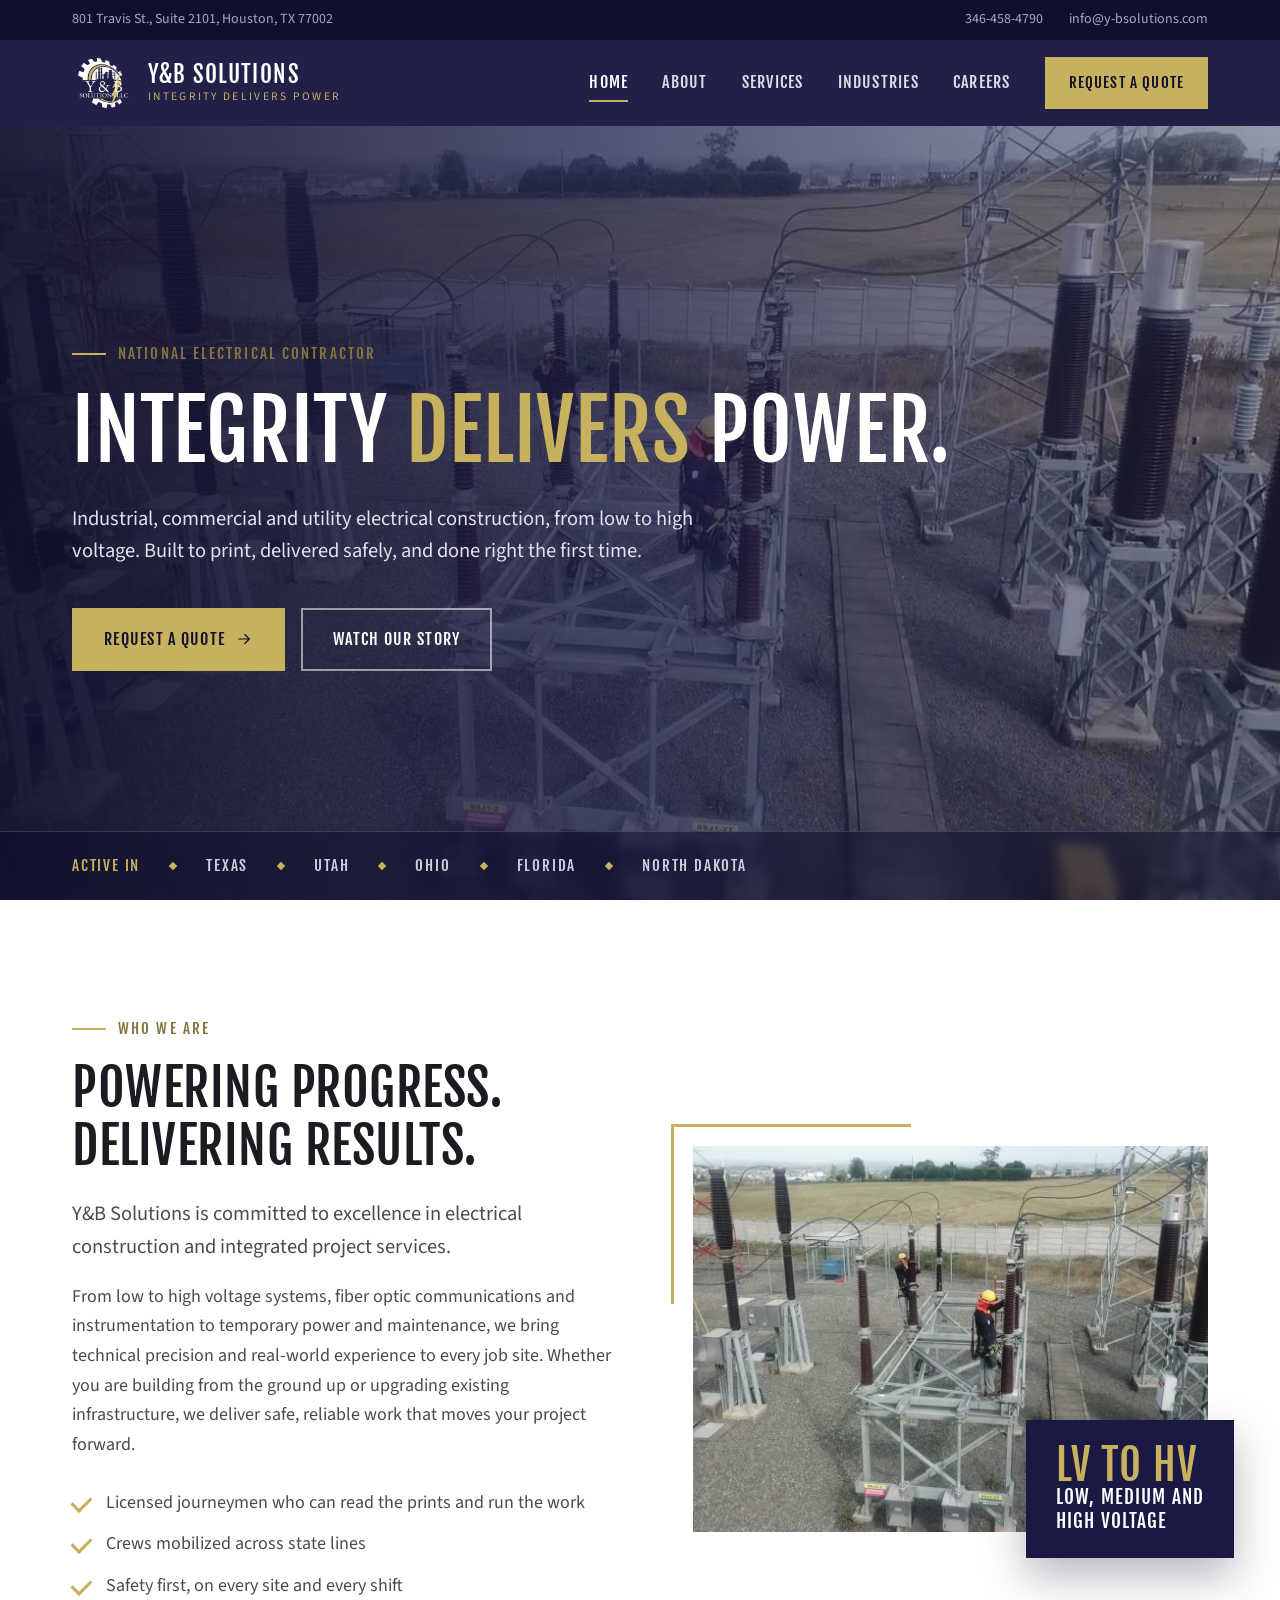
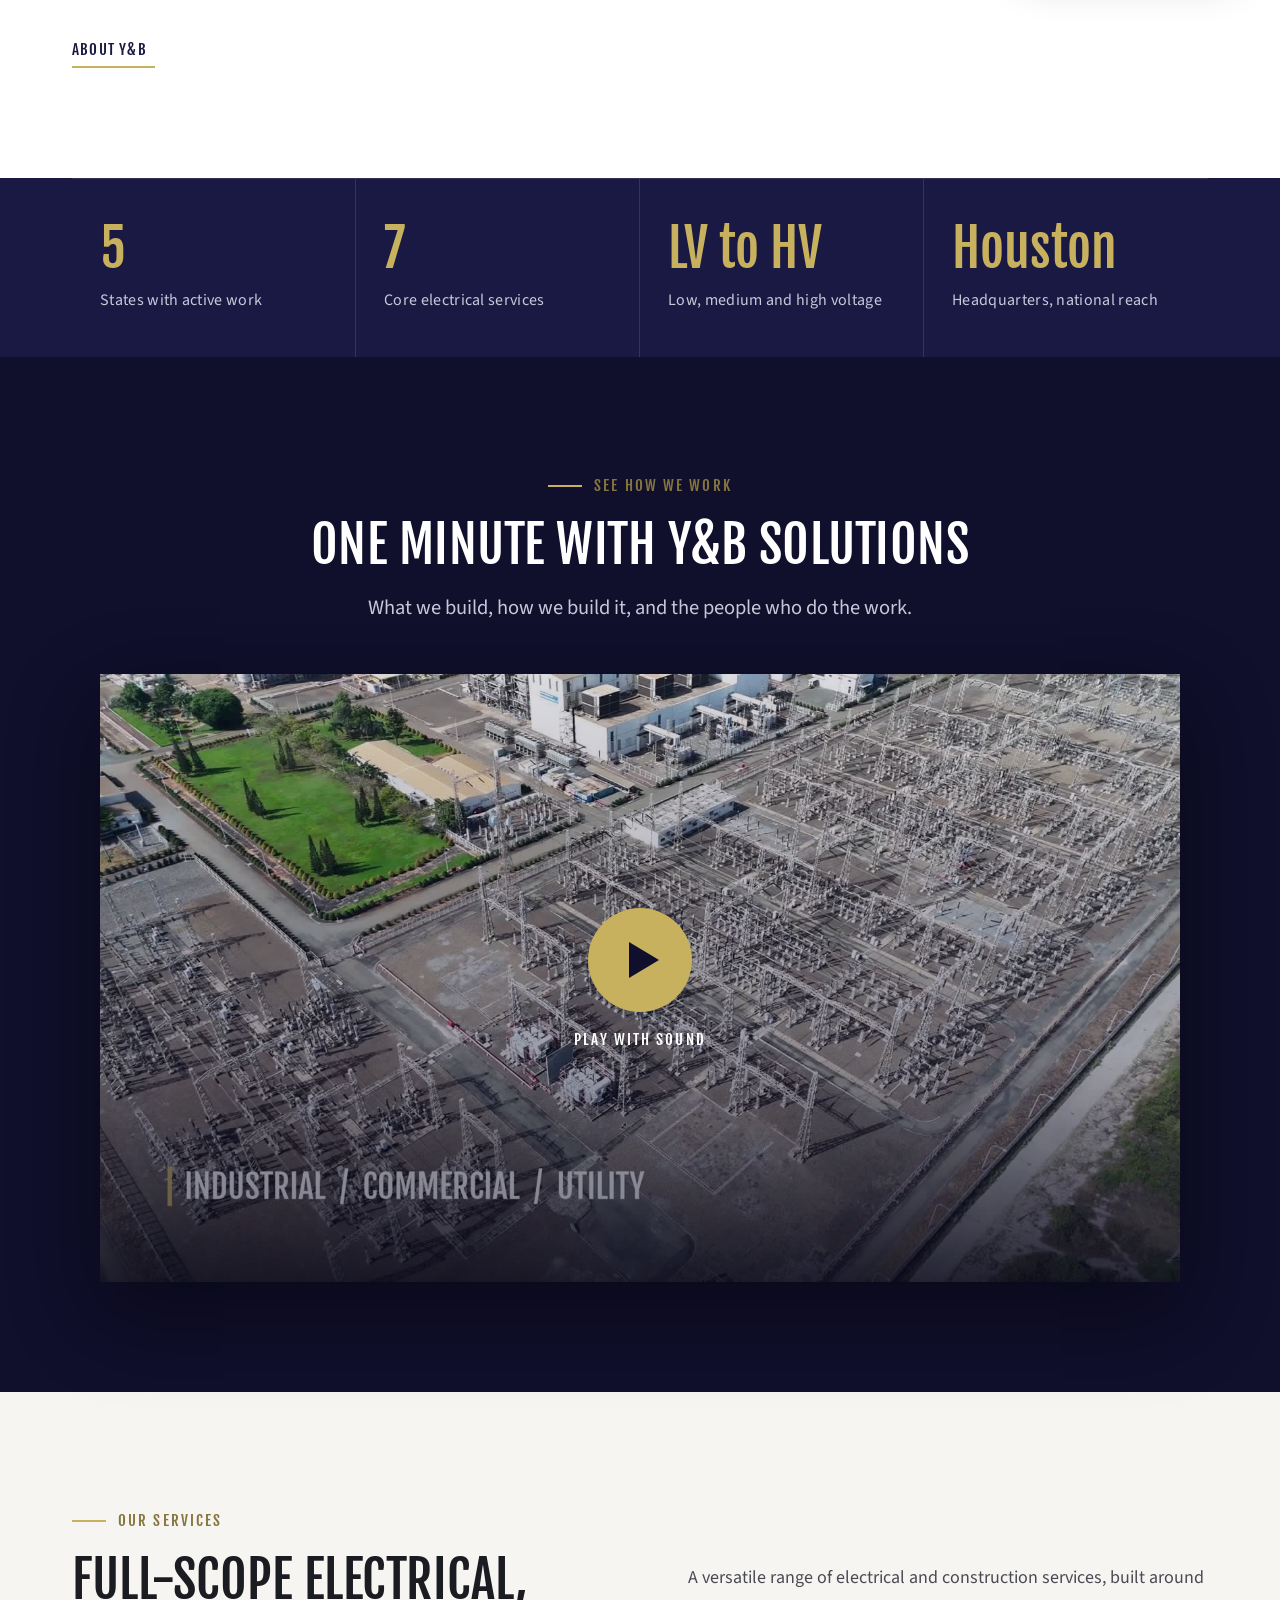
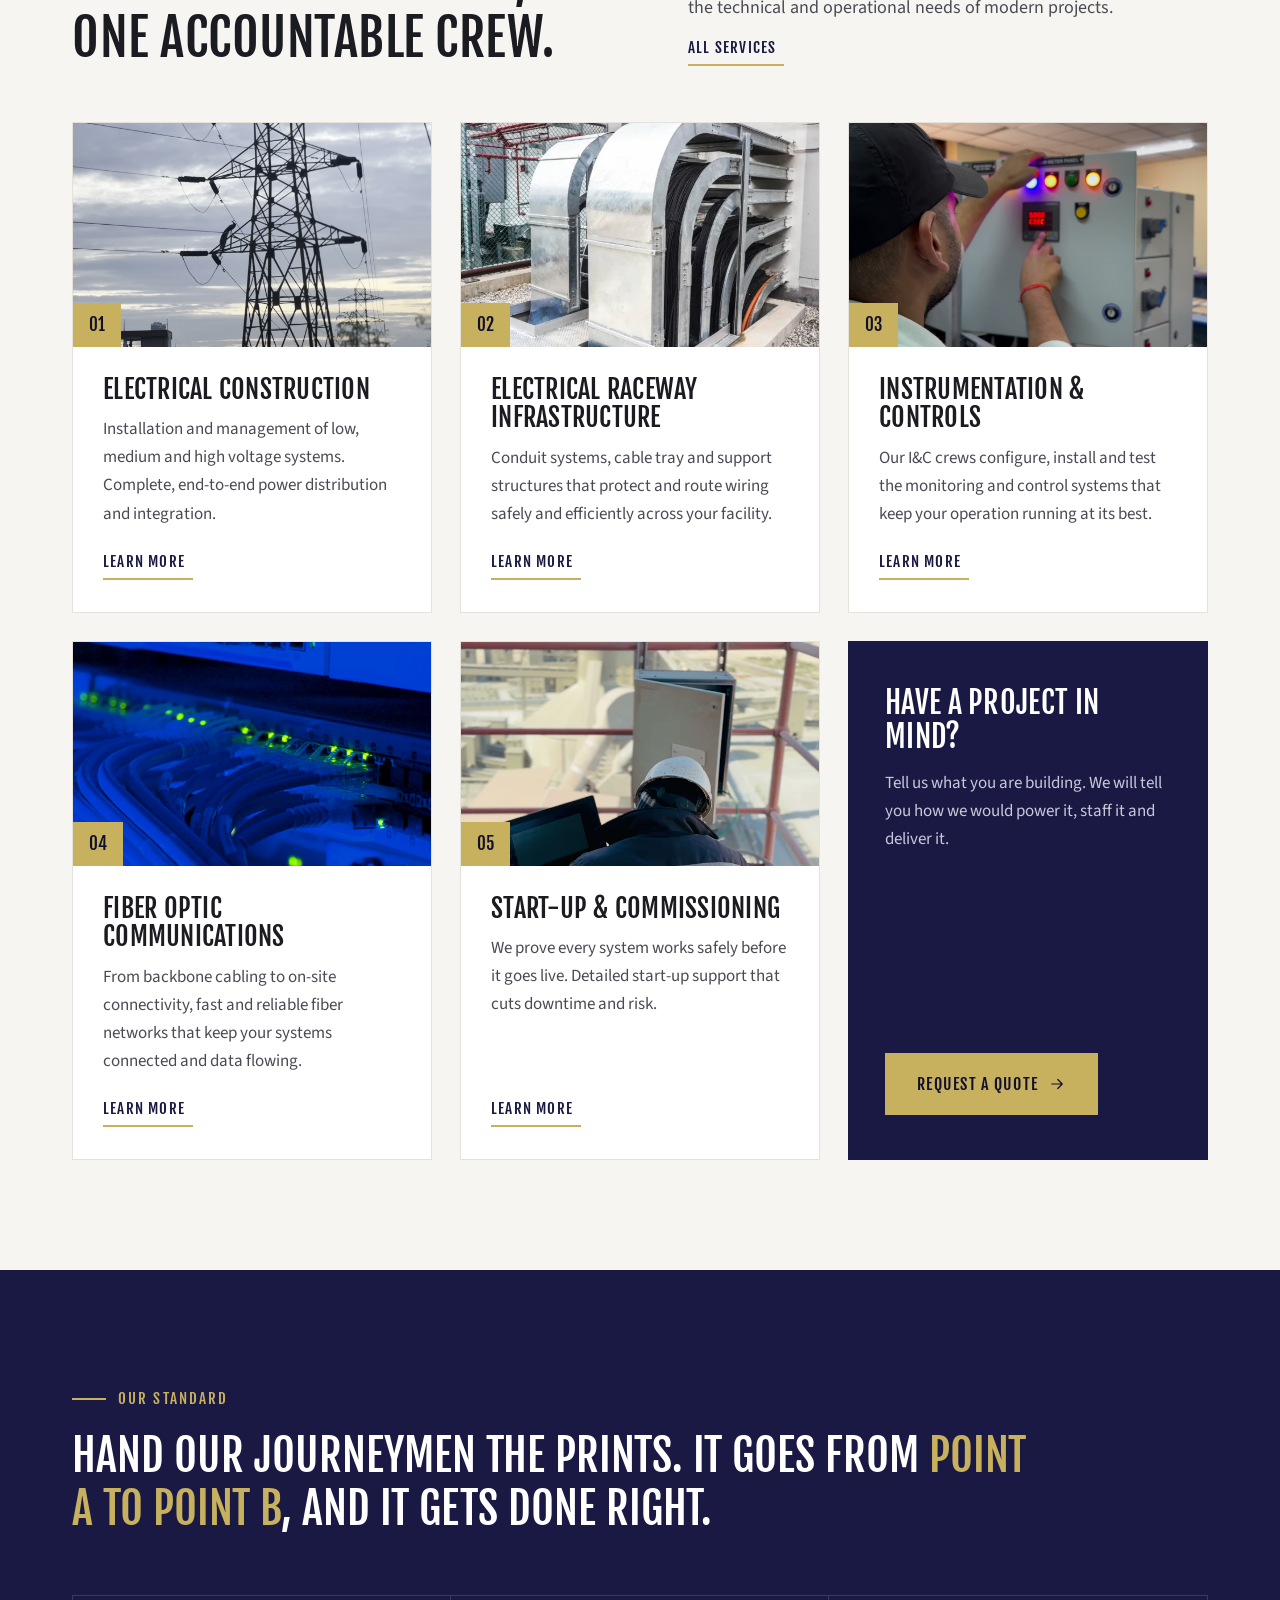
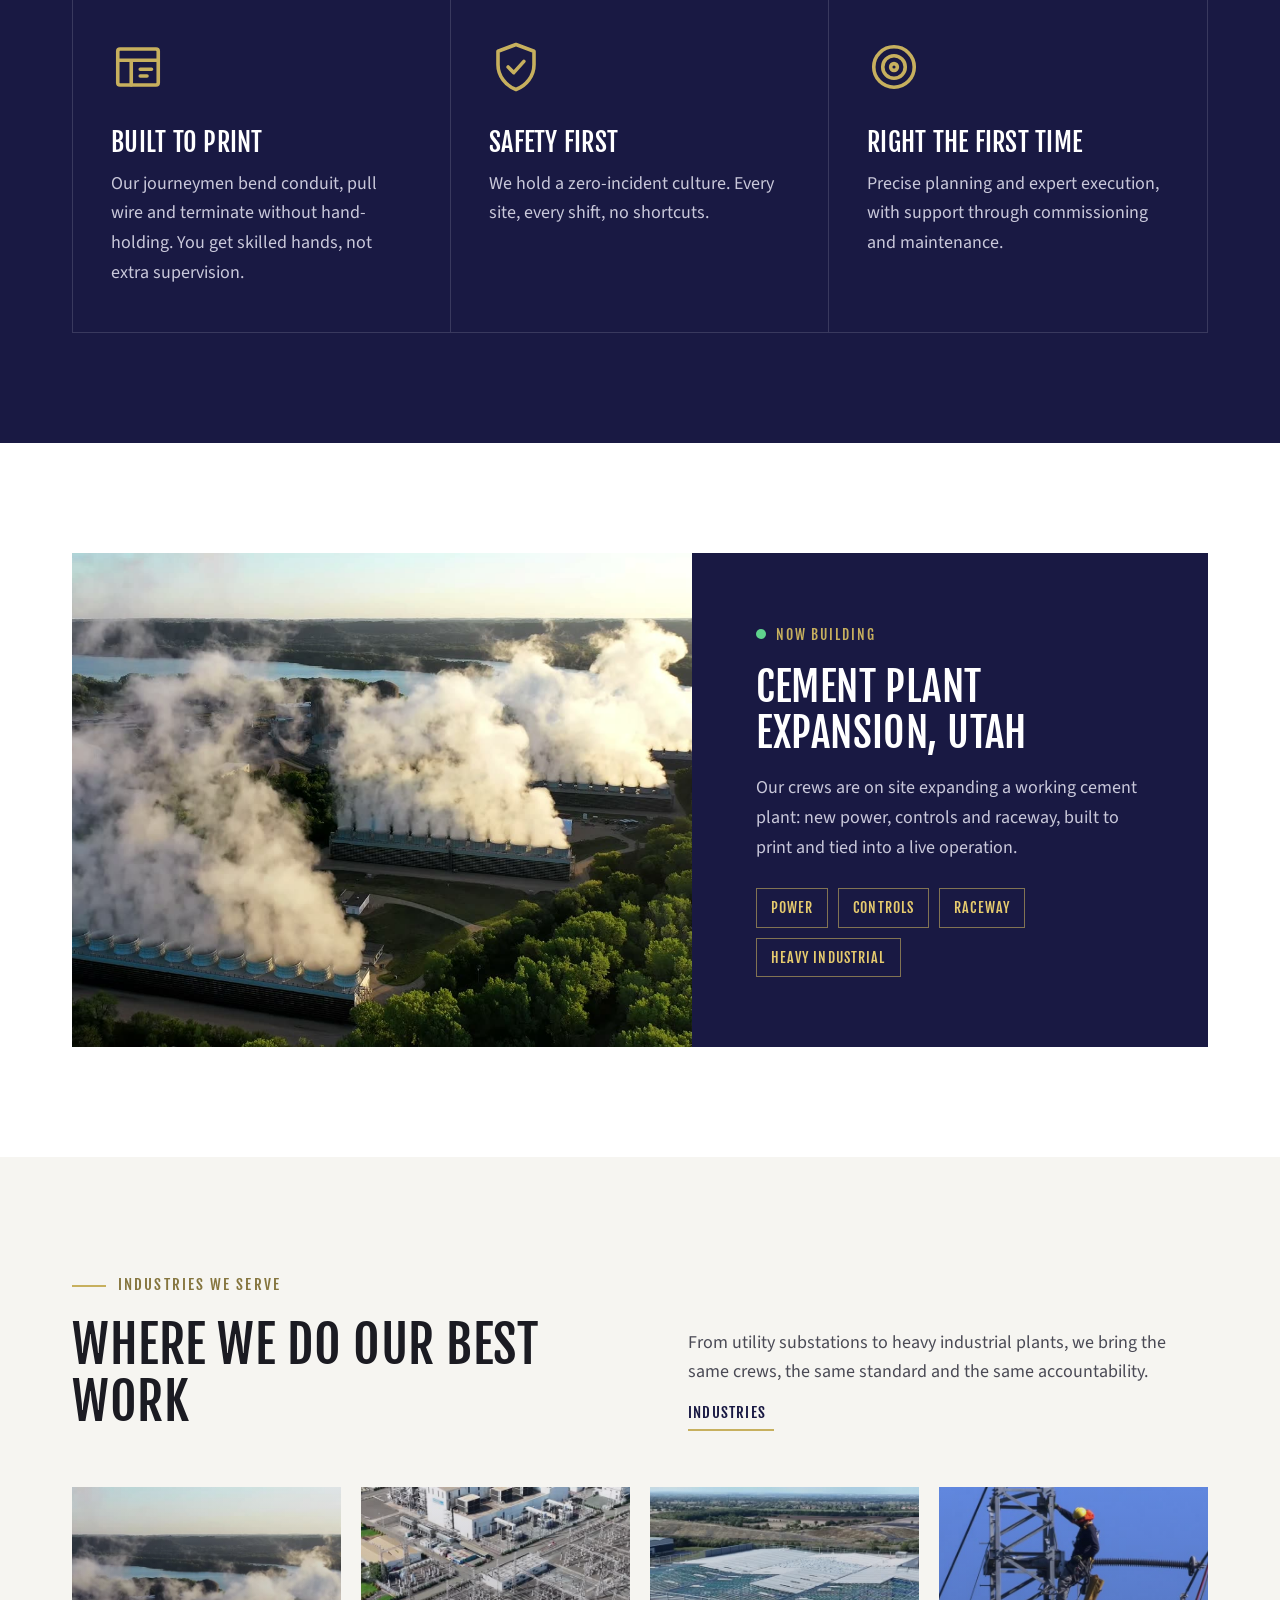
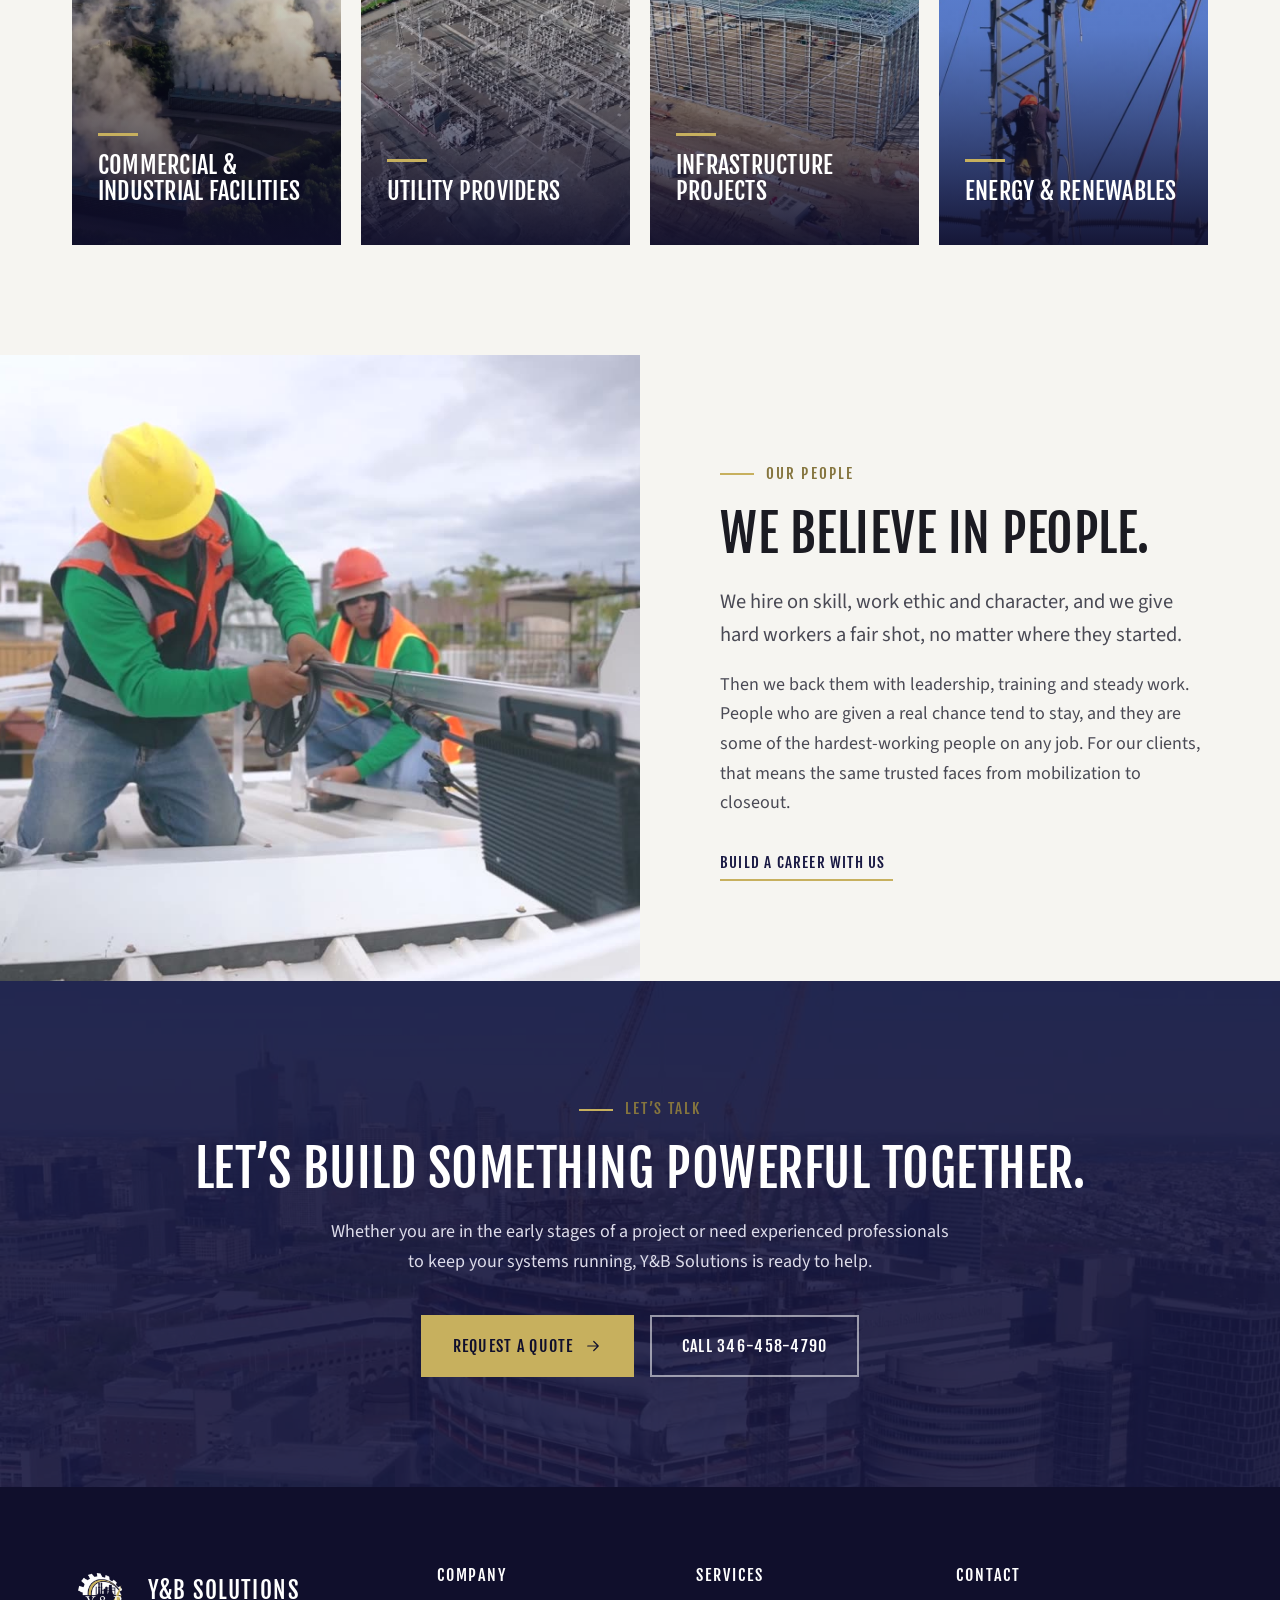
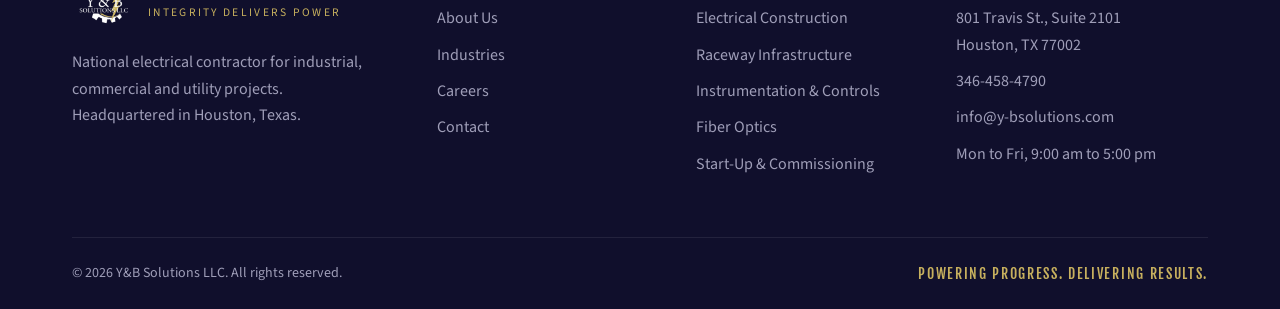
<file: index.html>
<!doctype html>
<html lang="en">
<head>
<meta charset="utf-8">
<meta name="viewport" content="width=device-width,initial-scale=1">
<title>Y&B Solutions | National Electrical Contractor</title>
<meta name="description" content="Y&B Solutions is a national electrical contractor for industrial, commercial and utility projects. Low to high voltage, raceway, controls, fiber, commissioning and maintenance.">
<meta name="robots" content="noindex,nofollow">
<meta name="theme-color" content="#191943">
<meta property="og:title" content="Y&B Solutions | National Electrical Contractor">
<meta property="og:description" content="Y&B Solutions is a national electrical contractor for industrial, commercial and utility projects. Low to high voltage, raceway, controls, fiber, commissioning and maintenance.">
<meta property="og:image" content="media/hero-poster.jpg">
<link rel="icon" href="media/logo.png">
<link rel="preconnect" href="https://fonts.googleapis.com"><link rel="preconnect" href="https://fonts.gstatic.com" crossorigin>
<link href="https://fonts.googleapis.com/css2?family=Fjalla+One&family=Source+Sans+3:wght@400;600;700&display=swap" rel="stylesheet">
<link rel="stylesheet" href="styles.css?v=8b2b6988">
</head>
<body>
<div class="topbar"><div class="wrap">
  <div class="tb-l">801 Travis St., Suite 2101, Houston, TX 77002</div>
  <div class="tb-r"><a href="tel:+13464584790">346-458-4790</a><a href="mailto:info@y-bsolutions.com">info@y-bsolutions.com</a></div>
</div></div>
<header class="site"><div class="wrap nav">
  <a class="brand" href="./"><img src="media/logo.png" alt="Y&amp;B Solutions logo" width="62" height="62"><span>Y&amp;B SOLUTIONS<small>Integrity Delivers Power</small></span></a>
  <nav class="menu" aria-label="Main"><a href="" class=on>Home</a><a href="about/">About</a><a href="services/">Services</a><a href="industries/">Industries</a><a href="careers/">Careers</a><a class="btn" href="contact/">Request a Quote</a></nav>
  <button class="burger" aria-label="Menu" aria-expanded="false"><i></i><i></i><i></i></button>
</div></header>
<main>

<section class="hero">
  <video autoplay muted loop playsinline preload="auto" poster="media/hero-poster.jpg"><source media="(max-width: 640px)" src="media/hero-loop-m.mp4" type="video/mp4"><source src="media/hero-loop.mp4" type="video/mp4"></video>
  <div class="wrap">
    <div class="kicker rise">National Electrical Contractor</div>
    <h1 class="rise d1">Integrity <em>Delivers</em> Power.</h1>
    <p class="lead rise d2">Industrial, commercial and utility electrical construction, from low to high voltage. Built to print, delivered safely, and done right the first time.</p>
    <div class="ctas rise d3"><a class="btn" href="contact/">Request a Quote <svg class="" viewBox="0 0 24 24" fill="none" stroke="currentColor" stroke-width="1.6" stroke-linecap="round" stroke-linejoin="round" aria-hidden="true"><path d="M5 12h14M13 6l6 6-6 6"/></svg></a><a class="btn ghost" href="#film">Watch Our Story</a></div>
  </div>
  <div class="hero-states"><div class="wrap"><b>Active in</b><i></i>Texas<i></i>Utah<i></i>Ohio<i></i>Florida<i></i>North Dakota</div></div>
</section>

<section>
  <div class="wrap split">
    <div class="reveal">
      <div class="kicker">Who We Are</div>
      <h2>Powering progress. Delivering results.</h2>
      <p class="lead" style="margin-top:24px">Y&amp;B Solutions is committed to excellence in electrical construction and integrated project services.</p>
      <p>From low to high voltage systems, fiber optic communications and instrumentation to temporary power and maintenance, we bring technical precision and real-world experience to every job site. Whether you are building from the ground up or upgrading existing infrastructure, we deliver safe, reliable work that moves your project forward.</p>
      <ul class="ticks"><li>Licensed journeymen who can read the prints and run the work</li><li>Crews mobilized across state lines</li><li>Safety first, on every site and every shift</li></ul>
      <p style="margin-top:34px"><a class="link" href="about/">About Y&amp;B <svg class="" viewBox="0 0 24 24" fill="none" stroke="currentColor" stroke-width="1.6" stroke-linecap="round" stroke-linejoin="round" aria-hidden="true"><path d="M5 12h14M13 6l6 6-6 6"/></svg></a></p>
    </div>
    <div class="frame reveal d2"><img src="media/substation.jpg" alt="Electricians working in a high voltage substation" loading="lazy"><div class="badge"><b>LV to HV</b>Low, medium and<br>high voltage</div></div>
  </div>
</section>

<section class="dark" style="padding:0">
  <div class="wrap"><div class="stats">
    <div class="stat reveal"><b data-count="5">5</b><span>States with active work</span></div>
    <div class="stat reveal d1"><b data-count="7">7</b><span>Core electrical services</span></div>
    <div class="stat reveal d2"><b>LV to HV</b><span>Low, medium and high voltage</span></div>
    <div class="stat reveal d3"><b>Houston</b><span>Headquarters, national reach</span></div>
  </div></div>
</section>

<section class="film-sec" id="film">
  <div class="wrap">
    <div class="kicker reveal">See How We Work</div>
    <h2 class="reveal d1">One minute with Y&amp;B Solutions</h2>
    <p class="lead reveal d2">What we build, how we build it, and the people who do the work.</p>
    <div class="film reveal d2"><video preload="metadata" playsinline poster="media/yb-film-poster.jpg"><source media="(max-width: 900px)" src="media/yb-film-m.mp4" type="video/mp4"><source src="media/yb-film.mp4" type="video/mp4"></video>
      <button class="play" aria-label="Play the Y&amp;B Solutions film"><span class="ring"></span>Play with sound</button></div>
  </div>
</section>

<section class="paper">
  <div class="wrap">
    <div class="shead"><div class="reveal"><div class="kicker">Our Services</div><h2>Full-scope electrical,<br>one accountable crew.</h2></div>
      <p class="reveal d1">A versatile range of electrical and construction services, built around the technical and operational needs of modern projects. <a class="link" href="services/" style="margin-top:14px">All services <svg class="" viewBox="0 0 24 24" fill="none" stroke="currentColor" stroke-width="1.6" stroke-linecap="round" stroke-linejoin="round" aria-hidden="true"><path d="M5 12h14M13 6l6 6-6 6"/></svg></a></p></div>
    <div class="cards"><a class="card reveal d1" href="services/#electrical"><div class="im"><img src="media/voltage.jpg" alt="" loading="lazy"><span class="num">01</span></div>
<div class="tx"><h3>Electrical Construction</h3><p>Installation and management of low, medium and high voltage systems. Complete, end-to-end power distribution and integration.</p><span class="link">Learn more <svg class="" viewBox="0 0 24 24" fill="none" stroke="currentColor" stroke-width="1.6" stroke-linecap="round" stroke-linejoin="round" aria-hidden="true"><path d="M5 12h14M13 6l6 6-6 6"/></svg></span></div></a><a class="card reveal d2" href="services/#raceway"><div class="im"><img src="media/raceway.jpg" alt="" loading="lazy"><span class="num">02</span></div>
<div class="tx"><h3>Electrical Raceway Infrastructure</h3><p>Conduit systems, cable tray and support structures that protect and route wiring safely and efficiently across your facility.</p><span class="link">Learn more <svg class="" viewBox="0 0 24 24" fill="none" stroke="currentColor" stroke-width="1.6" stroke-linecap="round" stroke-linejoin="round" aria-hidden="true"><path d="M5 12h14M13 6l6 6-6 6"/></svg></span></div></a><a class="card reveal d3" href="services/#controls"><div class="im"><img src="media/controls.jpg" alt="" loading="lazy"><span class="num">03</span></div>
<div class="tx"><h3>Instrumentation & Controls</h3><p>Our I&amp;C crews configure, install and test the monitoring and control systems that keep your operation running at its best.</p><span class="link">Learn more <svg class="" viewBox="0 0 24 24" fill="none" stroke="currentColor" stroke-width="1.6" stroke-linecap="round" stroke-linejoin="round" aria-hidden="true"><path d="M5 12h14M13 6l6 6-6 6"/></svg></span></div></a><a class="card reveal d1" href="services/#fiber"><div class="im"><img src="media/fiber.jpg" alt="" loading="lazy"><span class="num">04</span></div>
<div class="tx"><h3>Fiber Optic Communications</h3><p>From backbone cabling to on-site connectivity, fast and reliable fiber networks that keep your systems connected and data flowing.</p><span class="link">Learn more <svg class="" viewBox="0 0 24 24" fill="none" stroke="currentColor" stroke-width="1.6" stroke-linecap="round" stroke-linejoin="round" aria-hidden="true"><path d="M5 12h14M13 6l6 6-6 6"/></svg></span></div></a><a class="card reveal d2" href="services/#commissioning"><div class="im"><img src="media/commissioning.jpg" alt="" loading="lazy"><span class="num">05</span></div>
<div class="tx"><h3>Start-Up & Commissioning</h3><p>We prove every system works safely before it goes live. Detailed start-up support that cuts downtime and risk.</p><span class="link">Learn more <svg class="" viewBox="0 0 24 24" fill="none" stroke="currentColor" stroke-width="1.6" stroke-linecap="round" stroke-linejoin="round" aria-hidden="true"><path d="M5 12h14M13 6l6 6-6 6"/></svg></span></div></a><div class="card cta reveal d3"><h3>Have a project in mind?</h3><p>Tell us what you are building. We will tell you how we would power it, staff it and deliver it.</p><a class="btn" href="contact/">Request a Quote <svg class="" viewBox="0 0 24 24" fill="none" stroke="currentColor" stroke-width="1.6" stroke-linecap="round" stroke-linejoin="round" aria-hidden="true"><path d="M5 12h14M13 6l6 6-6 6"/></svg></a></div></div>
  </div>
</section>

<section class="dark">
  <div class="wrap">
    <div class="kicker reveal">Our Standard</div>
    <p class="quote reveal d1">Hand our journeymen the prints. It goes from <em>point A to point B</em>, and it gets done right.</p>
    <div class="pillars">
      <div class="pillar reveal"><svg class="ic" viewBox="0 0 24 24" fill="none" stroke="currentColor" stroke-width="1.6" stroke-linecap="round" stroke-linejoin="round" aria-hidden="true"><rect x="3" y="4" width="18" height="16" rx="1"/><path d="M3 9h18M9 9v11M13 13h5M13 16h3"/></svg><h3>Built to Print</h3><p>Our journeymen bend conduit, pull wire and terminate without hand-holding. You get skilled hands, not extra supervision.</p></div>
      <div class="pillar reveal d1"><svg class="ic" viewBox="0 0 24 24" fill="none" stroke="currentColor" stroke-width="1.6" stroke-linecap="round" stroke-linejoin="round" aria-hidden="true"><path d="M12 2 4 5v6c0 5 3.4 9.3 8 11 4.6-1.7 8-6 8-11V5l-8-3z"/><path d="m8.5 12 2.5 2.5 4.5-5"/></svg><h3>Safety First</h3><p>We hold a zero-incident culture. Every site, every shift, no shortcuts.</p></div>
      <div class="pillar reveal d2"><svg class="ic" viewBox="0 0 24 24" fill="none" stroke="currentColor" stroke-width="1.6" stroke-linecap="round" stroke-linejoin="round" aria-hidden="true"><circle cx="12" cy="12" r="9"/><circle cx="12" cy="12" r="5"/><circle cx="12" cy="12" r="1.5"/></svg><h3>Right the First Time</h3><p>Precise planning and expert execution, with support through commissioning and maintenance.</p></div>
    </div>
  </div>
</section>

<section>
  <div class="wrap">
    <div class="project reveal">
      <div class="im"><img src="media/plant.jpg" alt="Aerial view of a heavy industrial plant" loading="lazy"></div>
      <div class="tx">
        <div class="status"><i></i>Now Building</div>
        <h2>Cement Plant Expansion, Utah</h2>
        <p style="margin-top:18px">Our crews are on site expanding a working cement plant: new power, controls and raceway, built to print and tied into a live operation.</p>
        <div class="tags"><span>Power</span><span>Controls</span><span>Raceway</span><span>Heavy Industrial</span></div>
      </div>
    </div>
  </div>
</section>

<section class="paper">
  <div class="wrap">
    <div class="shead"><div class="reveal"><div class="kicker">Industries We Serve</div><h2>Where we do our best work</h2></div>
      <p class="reveal d1">From utility substations to heavy industrial plants, we bring the same crews, the same standard and the same accountability. <a class="link" href="industries/" style="margin-top:14px">Industries <svg class="" viewBox="0 0 24 24" fill="none" stroke="currentColor" stroke-width="1.6" stroke-linecap="round" stroke-linejoin="round" aria-hidden="true"><path d="M5 12h14M13 6l6 6-6 6"/></svg></a></p></div>
    <div class="inds"><div class="ind reveal d1" tabindex="0"><img src="media/plant.jpg" alt="" loading="lazy"><div class="tx"><span class="bar"></span><h3>Commercial &amp; Industrial Facilities</h3><p>Plants, process facilities and large commercial buildings, powered and controlled from the ground up.</p></div></div><div class="ind reveal d2" tabindex="0"><img src="media/aerial-substation.jpg" alt="" loading="lazy"><div class="tx"><span class="bar"></span><h3>Utility Providers</h3><p>Substation, distribution and high voltage work for the utilities that keep the lights on.</p></div></div><div class="ind reveal d3" tabindex="0"><img src="media/build.jpg" alt="" loading="lazy"><div class="tx"><span class="bar"></span><h3>Infrastructure Projects</h3><p>New construction and expansions where schedule, safety and scale all matter.</p></div></div><div class="ind reveal d4" tabindex="0"><img src="media/tower.jpg" alt="" loading="lazy"><div class="tx"><span class="bar"></span><h3>Energy &amp; Renewables</h3><p>Power generation and energy projects that need crews who know high voltage.</p></div></div></div>
  </div>
</section>

<section class="people" style="padding:0">
  <div class="im reveal"><img src="media/rooftop.jpg" alt="Two electricians working together on a rooftop" loading="lazy"></div>
  <div class="tx reveal d1">
    <div class="kicker">Our People</div>
    <h2>We believe in people.</h2>
    <p class="lead">We hire on skill, work ethic and character, and we give hard workers a fair shot, no matter where they started.</p>
    <p>Then we back them with leadership, training and steady work. People who are given a real chance tend to stay, and they are some of the hardest-working people on any job. For our clients, that means the same trusted faces from mobilization to closeout.</p>
    <p style="margin-top:30px"><a class="link" href="careers/">Build a career with us <svg class="" viewBox="0 0 24 24" fill="none" stroke="currentColor" stroke-width="1.6" stroke-linecap="round" stroke-linejoin="round" aria-hidden="true"><path d="M5 12h14M13 6l6 6-6 6"/></svg></a></p>
  </div>
</section>

<section class="band">
  <img src="media/skyline.jpg" alt="" loading="lazy">
  <div class="wrap">
    <div class="kicker reveal" style="justify-content:center">Let&rsquo;s Talk</div>
    <h2 class="reveal d1">Let&rsquo;s build something powerful together.</h2>
    <p class="reveal d2">Whether you are in the early stages of a project or need experienced professionals to keep your systems running, Y&amp;B Solutions is ready to help.</p>
    <div class="ctas reveal d3"><a class="btn" href="contact/">Request a Quote <svg class="" viewBox="0 0 24 24" fill="none" stroke="currentColor" stroke-width="1.6" stroke-linecap="round" stroke-linejoin="round" aria-hidden="true"><path d="M5 12h14M13 6l6 6-6 6"/></svg></a><a class="btn ghost" href="tel:+13464584790">Call 346-458-4790</a></div>
  </div>
</section>

</main>
<div class="mbar"><a href="tel:+13464584790"><svg class="" viewBox="0 0 24 24" fill="none" stroke="currentColor" stroke-width="1.6" stroke-linecap="round" stroke-linejoin="round" aria-hidden="true"><path d="M5 3h4l2 5-2.5 1.5a11 11 0 0 0 6 6L16 13l5 2v4a2 2 0 0 1-2 2A17 17 0 0 1 3 5a2 2 0 0 1 2-2z"/></svg>Call Now</a><a href="contact/">Request a Quote</a></div>
<footer class="site"><div class="wrap">
  <div class="fcols">
    <div><a class="brand" href="./"><img src="media/logo.png" alt="" width="62" height="62"><span>Y&amp;B SOLUTIONS<small>Integrity Delivers Power</small></span></a>
      <p>National electrical contractor for industrial, commercial and utility projects. Headquartered in Houston, Texas.</p></div>
    <div><h4>Company</h4><ul><li><a href="about/">About Us</a></li><li><a href="industries/">Industries</a></li><li><a href="careers/">Careers</a></li><li><a href="contact/">Contact</a></li></ul></div>
    <div class="fsvc"><h4>Services</h4><ul><li><a href="services/#electrical">Electrical Construction</a></li><li><a href="services/#raceway">Raceway Infrastructure</a></li><li><a href="services/#controls">Instrumentation &amp; Controls</a></li><li><a href="services/#fiber">Fiber Optics</a></li><li><a href="services/#commissioning">Start-Up &amp; Commissioning</a></li></ul></div>
    <div><h4>Contact</h4><ul><li>801 Travis St., Suite 2101<br>Houston, TX 77002</li><li><a href="tel:+13464584790">346-458-4790</a></li><li><a href="mailto:info@y-bsolutions.com">info@y-bsolutions.com</a></li><li>Mon to Fri, 9:00 am to 5:00 pm</li></ul></div>
  </div>
  <div class="fbot"><span>&copy; <span id="yr">2026</span> Y&amp;B Solutions LLC. All rights reserved.</span><span class="tag">Powering Progress. Delivering Results.</span></div>
</div></footer>
<script src="site.js?v=1cddd2fb"></script>
</body>
</html>
</file>
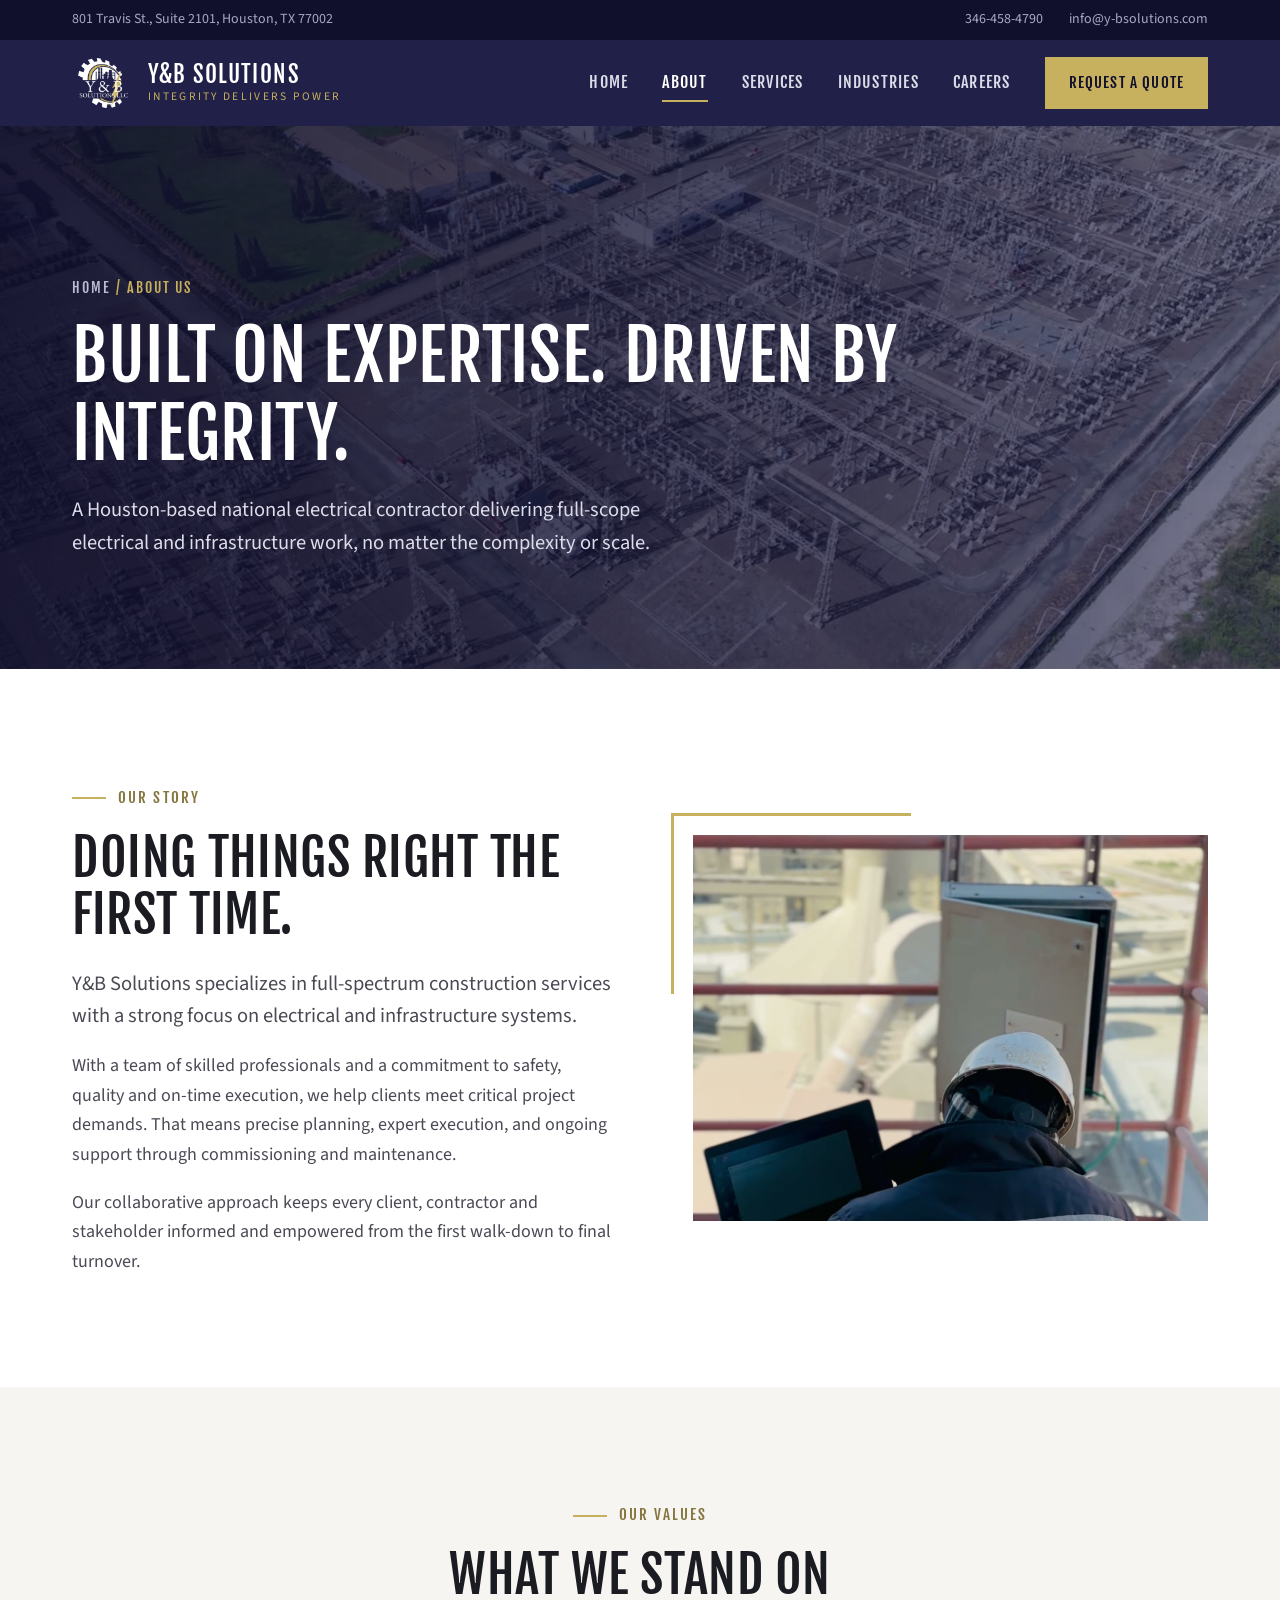
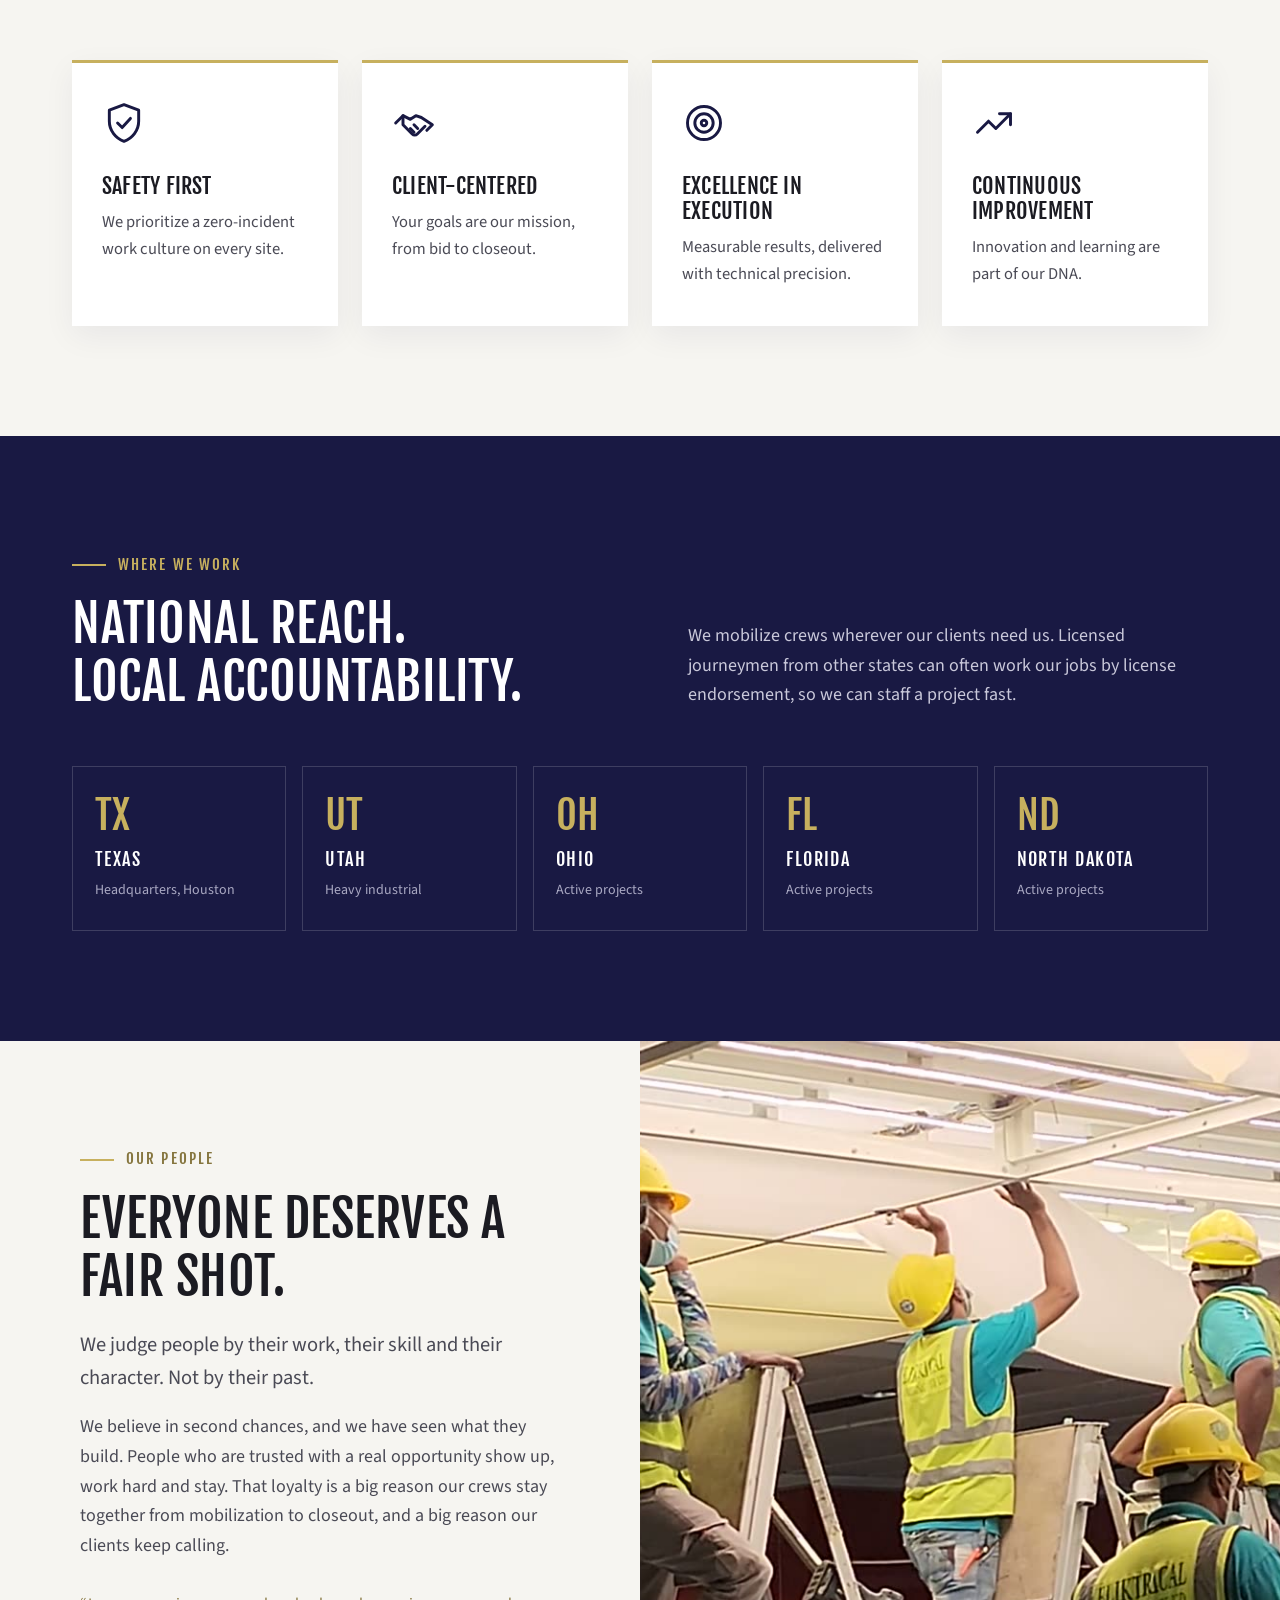
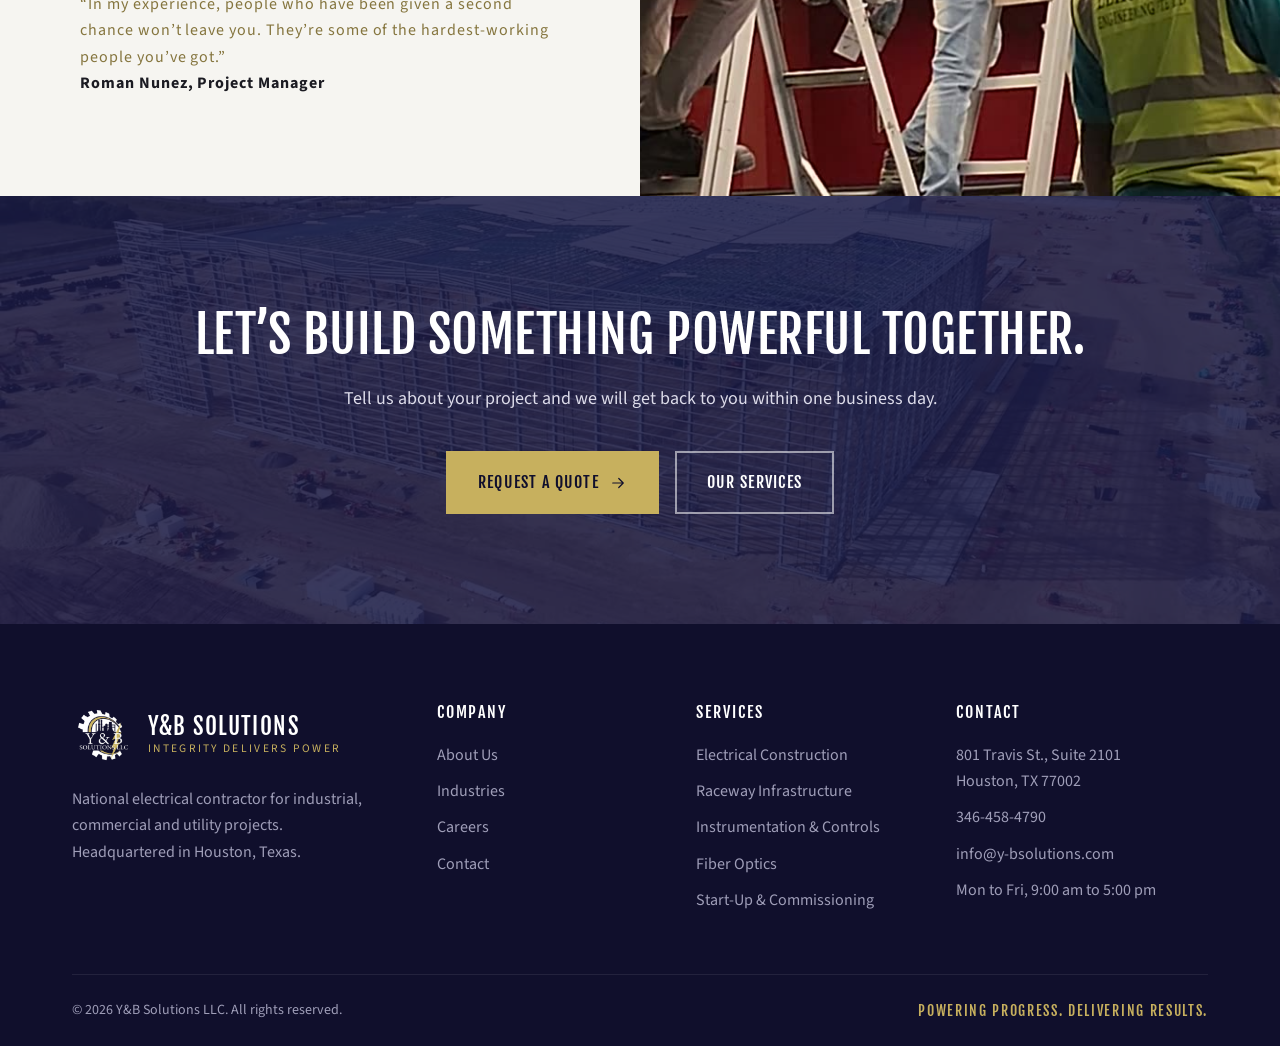
<file: about/index.html>
<!doctype html>
<html lang="en">
<head>
<meta charset="utf-8">
<meta name="viewport" content="width=device-width,initial-scale=1">
<title>About Us | Y&B Solutions</title>
<meta name="description" content="Built on expertise, driven by integrity. Y&B Solutions is a Houston-based national electrical contractor.">
<meta name="robots" content="noindex,nofollow">
<meta name="theme-color" content="#191943">
<meta property="og:title" content="About Us | Y&B Solutions">
<meta property="og:description" content="Built on expertise, driven by integrity. Y&B Solutions is a Houston-based national electrical contractor.">
<meta property="og:image" content="../media/hero-poster.jpg">
<link rel="icon" href="../media/logo.png">
<link rel="preconnect" href="https://fonts.googleapis.com"><link rel="preconnect" href="https://fonts.gstatic.com" crossorigin>
<link href="https://fonts.googleapis.com/css2?family=Fjalla+One&family=Source+Sans+3:wght@400;600;700&display=swap" rel="stylesheet">
<link rel="stylesheet" href="../styles.css?v=8b2b6988">
</head>
<body>
<div class="topbar"><div class="wrap">
  <div class="tb-l">801 Travis St., Suite 2101, Houston, TX 77002</div>
  <div class="tb-r"><a href="tel:+13464584790">346-458-4790</a><a href="mailto:info@y-bsolutions.com">info@y-bsolutions.com</a></div>
</div></div>
<header class="site"><div class="wrap nav">
  <a class="brand" href="../"><img src="../media/logo.png" alt="Y&amp;B Solutions logo" width="62" height="62"><span>Y&amp;B SOLUTIONS<small>Integrity Delivers Power</small></span></a>
  <nav class="menu" aria-label="Main"><a href="../">Home</a><a href="../about/" class=on>About</a><a href="../services/">Services</a><a href="../industries/">Industries</a><a href="../careers/">Careers</a><a class="btn" href="../contact/">Request a Quote</a></nav>
  <button class="burger" aria-label="Menu" aria-expanded="false"><i></i><i></i><i></i></button>
</div></header>
<main>

<section class="phero"><img src="../media/aerial-substation.jpg" alt="">
  <div class="wrap"><div class="crumb rise"><a href="../">Home</a> / About Us</div>
  <h1 class="rise d1">Built on expertise. Driven by integrity.</h1>
  <p class="lead rise d2">A Houston-based national electrical contractor delivering full-scope electrical and infrastructure work, no matter the complexity or scale.</p></div>
</section>

<section>
  <div class="wrap split">
    <div class="reveal">
      <div class="kicker">Our Story</div>
      <h2>Doing things right the first time.</h2>
      <p class="lead" style="margin-top:24px">Y&amp;B Solutions specializes in full-spectrum construction services with a strong focus on electrical and infrastructure systems.</p>
      <p>With a team of skilled professionals and a commitment to safety, quality and on-time execution, we help clients meet critical project demands. That means precise planning, expert execution, and ongoing support through commissioning and maintenance.</p>
      <p>Our collaborative approach keeps every client, contractor and stakeholder informed and empowered from the first walk-down to final turnover.</p>
    </div>
    <div class="frame reveal d2"><img src="../media/commissioning.jpg" alt="Technician commissioning equipment on an industrial site" loading="lazy"></div>
  </div>
</section>

<section class="paper">
  <div class="wrap">
    <div class="center"><div class="kicker reveal">Our Values</div><h2 class="reveal d1">What we stand on</h2></div>
    <div class="values"><div class="value reveal d1"><svg class="ic" viewBox="0 0 24 24" fill="none" stroke="currentColor" stroke-width="1.6" stroke-linecap="round" stroke-linejoin="round" aria-hidden="true"><path d="M12 2 4 5v6c0 5 3.4 9.3 8 11 4.6-1.7 8-6 8-11V5l-8-3z"/><path d="m8.5 12 2.5 2.5 4.5-5"/></svg><h3>Safety First</h3><p>We prioritize a zero-incident work culture on every site.</p></div><div class="value reveal d2"><svg class="ic" viewBox="0 0 24 24" fill="none" stroke="currentColor" stroke-width="1.6" stroke-linecap="round" stroke-linejoin="round" aria-hidden="true"><path d="M2 12l4-4 4 2 3-2 3 1 6 4-3 3"/><path d="M6 8v5l5 5c.8.8 2 .8 2.8 0l4.2-4.2"/><path d="M10 15l2 2M12 13l2 2"/></svg><h3>Client-Centered</h3><p>Your goals are our mission, from bid to closeout.</p></div><div class="value reveal d3"><svg class="ic" viewBox="0 0 24 24" fill="none" stroke="currentColor" stroke-width="1.6" stroke-linecap="round" stroke-linejoin="round" aria-hidden="true"><circle cx="12" cy="12" r="9"/><circle cx="12" cy="12" r="5"/><circle cx="12" cy="12" r="1.5"/></svg><h3>Excellence in Execution</h3><p>Measurable results, delivered with technical precision.</p></div><div class="value reveal d4"><svg class="ic" viewBox="0 0 24 24" fill="none" stroke="currentColor" stroke-width="1.6" stroke-linecap="round" stroke-linejoin="round" aria-hidden="true"><path d="M3 17l6-6 4 4 8-8"/><path d="M15 7h6v6"/></svg><h3>Continuous Improvement</h3><p>Innovation and learning are part of our DNA.</p></div></div>
  </div>
</section>

<section class="dark">
  <div class="wrap">
    <div class="shead"><div class="reveal"><div class="kicker">Where We Work</div><h2>National reach.<br>Local accountability.</h2></div>
      <p class="reveal d1">We mobilize crews wherever our clients need us. Licensed journeymen from other states can often work our jobs by license endorsement, so we can staff a project fast.</p></div>
    <div class="states"><div class="st reveal d1"><b>TX</b><span>Texas</span><small>Headquarters, Houston</small></div><div class="st reveal d2"><b>UT</b><span>Utah</span><small>Heavy industrial</small></div><div class="st reveal d3"><b>OH</b><span>Ohio</span><small>Active projects</small></div><div class="st reveal d4"><b>FL</b><span>Florida</span><small>Active projects</small></div><div class="st reveal d5"><b>ND</b><span>North Dakota</span><small>Active projects</small></div></div>
  </div>
</section>

<section class="people" style="padding:0">
  <div class="tx reveal">
    <div class="kicker">Our People</div>
    <h2>Everyone deserves a fair shot.</h2>
    <p class="lead">We judge people by their work, their skill and their character. Not by their past.</p>
    <p>We believe in second chances, and we have seen what they build. People who are trusted with a real opportunity show up, work hard and stay. That loyalty is a big reason our crews stay together from mobilization to closeout, and a big reason our clients keep calling.</p>
    <p class="cite" style="color:var(--gold-dk);margin-top:30px">&ldquo;In my experience, people who have been given a second chance won&rsquo;t leave you. They&rsquo;re some of the hardest-working people you&rsquo;ve got.&rdquo;<br><b style="color:var(--ink)">Roman Nunez, Project Manager</b></p>
  </div>
  <div class="im reveal d1"><img src="../media/crew.jpg" alt="Electrical crew working together on ladders" loading="lazy"></div>
</section>

<section class="band">
  <img src="../media/build.jpg" alt="" loading="lazy">
  <div class="wrap">
    <h2 class="reveal">Let&rsquo;s build something powerful together.</h2>
    <p class="reveal d1">Tell us about your project and we will get back to you within one business day.</p>
    <div class="ctas reveal d2"><a class="btn" href="../contact/">Request a Quote <svg class="" viewBox="0 0 24 24" fill="none" stroke="currentColor" stroke-width="1.6" stroke-linecap="round" stroke-linejoin="round" aria-hidden="true"><path d="M5 12h14M13 6l6 6-6 6"/></svg></a><a class="btn ghost" href="../services/">Our Services</a></div>
  </div>
</section>

</main>
<div class="mbar"><a href="tel:+13464584790"><svg class="" viewBox="0 0 24 24" fill="none" stroke="currentColor" stroke-width="1.6" stroke-linecap="round" stroke-linejoin="round" aria-hidden="true"><path d="M5 3h4l2 5-2.5 1.5a11 11 0 0 0 6 6L16 13l5 2v4a2 2 0 0 1-2 2A17 17 0 0 1 3 5a2 2 0 0 1 2-2z"/></svg>Call Now</a><a href="../contact/">Request a Quote</a></div>
<footer class="site"><div class="wrap">
  <div class="fcols">
    <div><a class="brand" href="../"><img src="../media/logo.png" alt="" width="62" height="62"><span>Y&amp;B SOLUTIONS<small>Integrity Delivers Power</small></span></a>
      <p>National electrical contractor for industrial, commercial and utility projects. Headquartered in Houston, Texas.</p></div>
    <div><h4>Company</h4><ul><li><a href="../about/">About Us</a></li><li><a href="../industries/">Industries</a></li><li><a href="../careers/">Careers</a></li><li><a href="../contact/">Contact</a></li></ul></div>
    <div class="fsvc"><h4>Services</h4><ul><li><a href="../services/#electrical">Electrical Construction</a></li><li><a href="../services/#raceway">Raceway Infrastructure</a></li><li><a href="../services/#controls">Instrumentation &amp; Controls</a></li><li><a href="../services/#fiber">Fiber Optics</a></li><li><a href="../services/#commissioning">Start-Up &amp; Commissioning</a></li></ul></div>
    <div><h4>Contact</h4><ul><li>801 Travis St., Suite 2101<br>Houston, TX 77002</li><li><a href="tel:+13464584790">346-458-4790</a></li><li><a href="mailto:info@y-bsolutions.com">info@y-bsolutions.com</a></li><li>Mon to Fri, 9:00 am to 5:00 pm</li></ul></div>
  </div>
  <div class="fbot"><span>&copy; <span id="yr">2026</span> Y&amp;B Solutions LLC. All rights reserved.</span><span class="tag">Powering Progress. Delivering Results.</span></div>
</div></footer>
<script src="../site.js?v=1cddd2fb"></script>
</body>
</html>
</file>
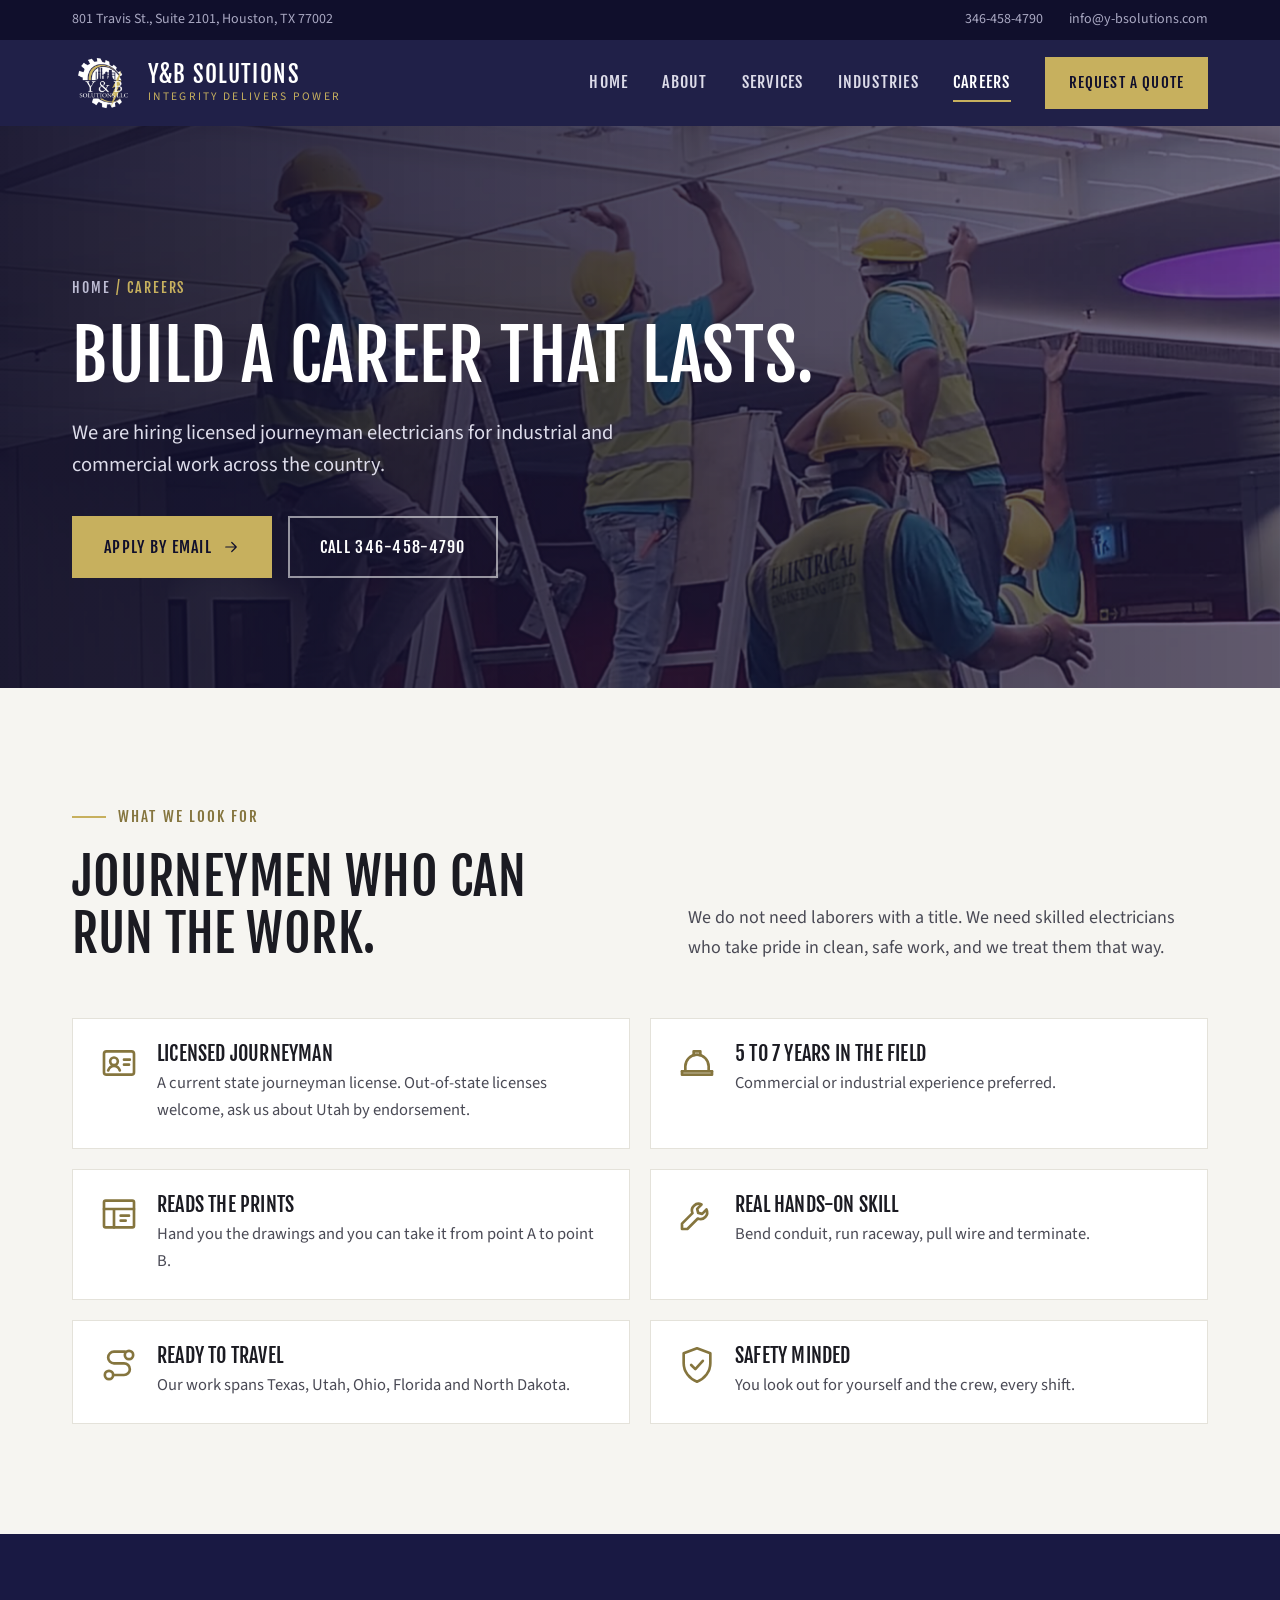
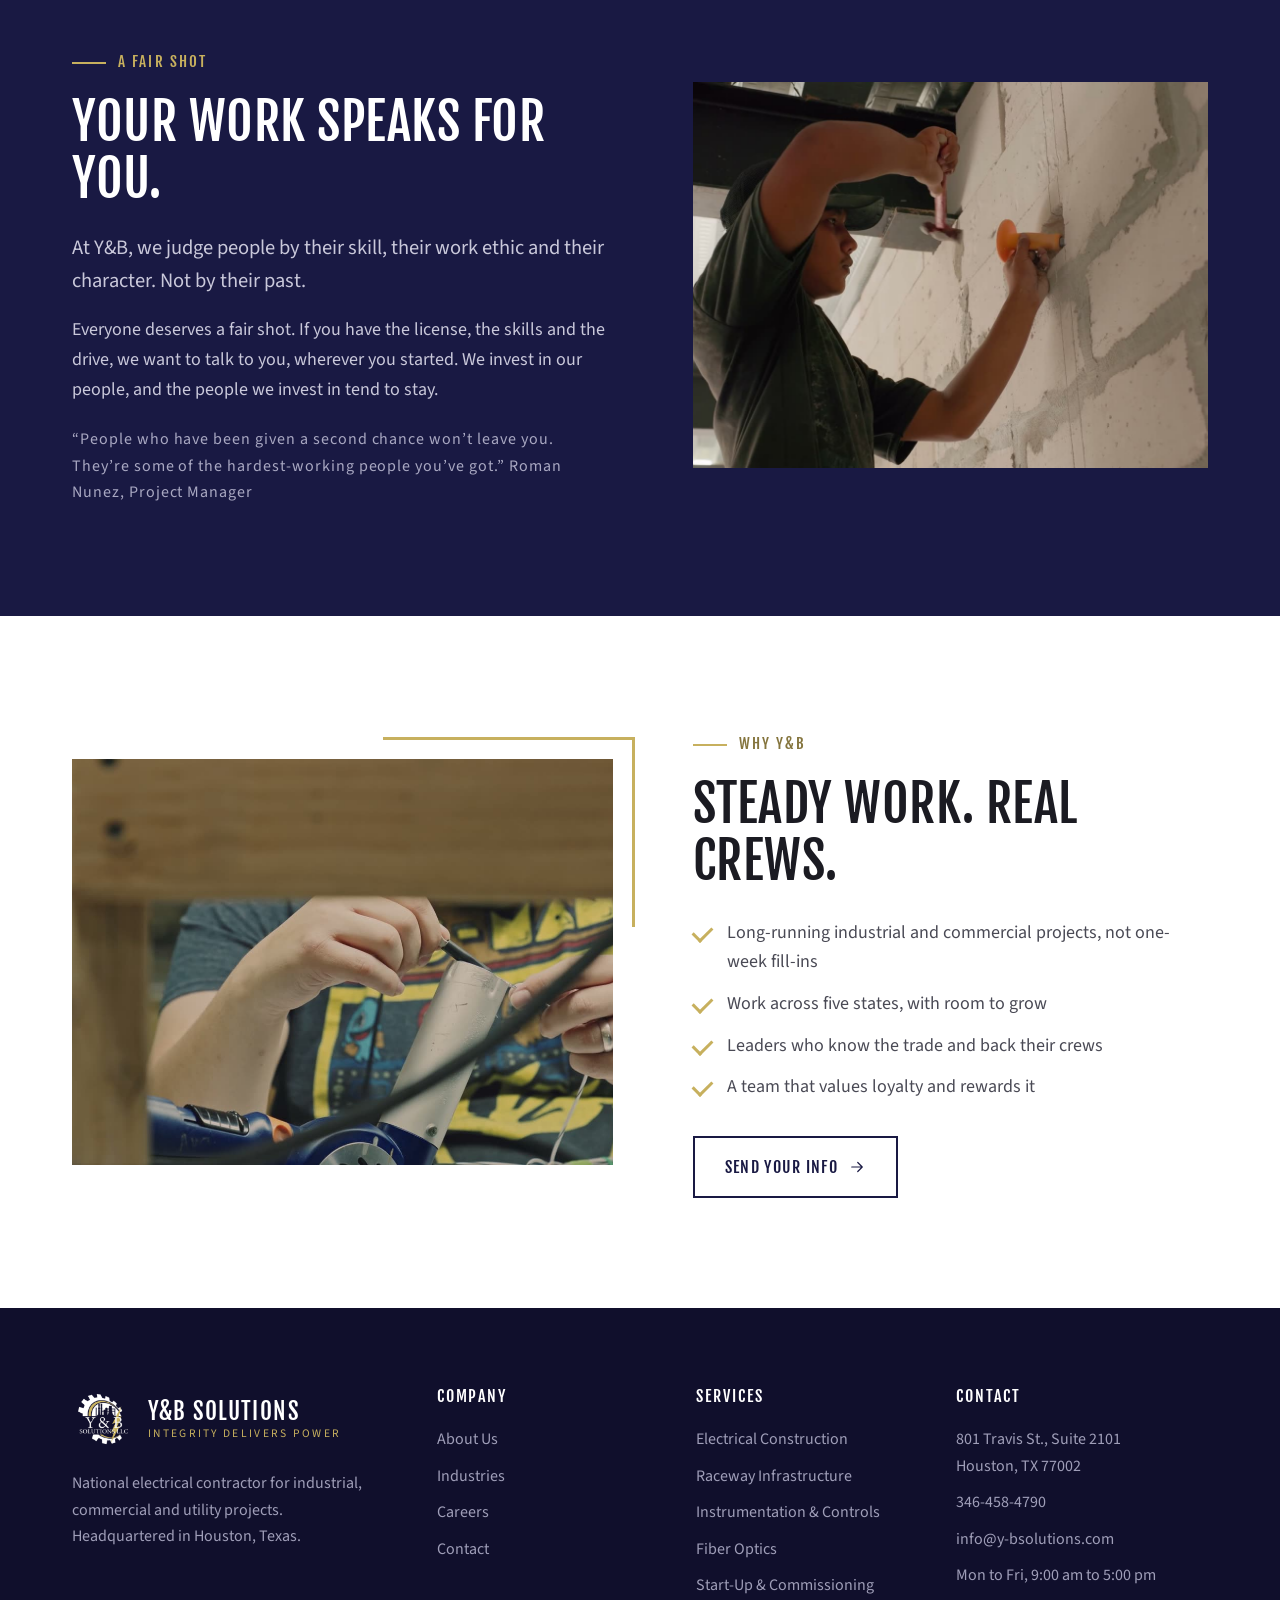
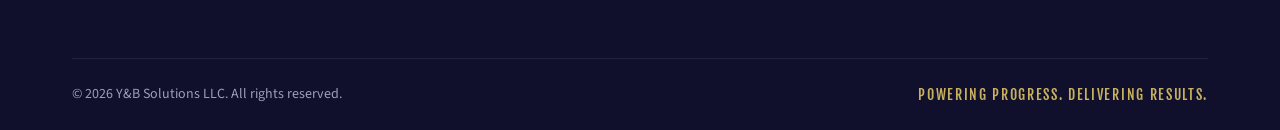
<file: careers/index.html>
<!doctype html>
<html lang="en">
<head>
<meta charset="utf-8">
<meta name="viewport" content="width=device-width,initial-scale=1">
<title>Careers | Y&B Solutions</title>
<meta name="description" content="Y&B Solutions is hiring licensed journeyman electricians for industrial and commercial projects.">
<meta name="robots" content="noindex,nofollow">
<meta name="theme-color" content="#191943">
<meta property="og:title" content="Careers | Y&B Solutions">
<meta property="og:description" content="Y&B Solutions is hiring licensed journeyman electricians for industrial and commercial projects.">
<meta property="og:image" content="../media/hero-poster.jpg">
<link rel="icon" href="../media/logo.png">
<link rel="preconnect" href="https://fonts.googleapis.com"><link rel="preconnect" href="https://fonts.gstatic.com" crossorigin>
<link href="https://fonts.googleapis.com/css2?family=Fjalla+One&family=Source+Sans+3:wght@400;600;700&display=swap" rel="stylesheet">
<link rel="stylesheet" href="../styles.css?v=8b2b6988">
</head>
<body>
<div class="topbar"><div class="wrap">
  <div class="tb-l">801 Travis St., Suite 2101, Houston, TX 77002</div>
  <div class="tb-r"><a href="tel:+13464584790">346-458-4790</a><a href="mailto:info@y-bsolutions.com">info@y-bsolutions.com</a></div>
</div></div>
<header class="site"><div class="wrap nav">
  <a class="brand" href="../"><img src="../media/logo.png" alt="Y&amp;B Solutions logo" width="62" height="62"><span>Y&amp;B SOLUTIONS<small>Integrity Delivers Power</small></span></a>
  <nav class="menu" aria-label="Main"><a href="../">Home</a><a href="../about/">About</a><a href="../services/">Services</a><a href="../industries/">Industries</a><a href="../careers/" class=on>Careers</a><a class="btn" href="../contact/">Request a Quote</a></nav>
  <button class="burger" aria-label="Menu" aria-expanded="false"><i></i><i></i><i></i></button>
</div></header>
<main>

<section class="phero"><img src="../media/crew.jpg" alt="">
  <div class="wrap"><div class="crumb rise"><a href="../">Home</a> / Careers</div>
  <h1 class="rise d1">Build a career that lasts.</h1>
  <p class="lead rise d2">We are hiring licensed journeyman electricians for industrial and commercial work across the country.</p>
  <div class="ctas rise d3" style="margin-top:34px;display:flex;gap:16px;flex-wrap:wrap"><a class="btn" href="mailto:info@y-bsolutions.com?subject=Journeyman%20application&body=Name%3A%0ALicense%20state%20and%20number%3A%0AYears%20of%20experience%3A%0AWilling%20to%20travel%20(yes%2Fno)%3A%0APhone%3A">Apply by Email <svg class="" viewBox="0 0 24 24" fill="none" stroke="currentColor" stroke-width="1.6" stroke-linecap="round" stroke-linejoin="round" aria-hidden="true"><path d="M5 12h14M13 6l6 6-6 6"/></svg></a><a class="btn ghost" href="tel:+13464584790">Call 346-458-4790</a></div></div>
</section>

<section class="paper">
  <div class="wrap">
    <div class="shead"><div class="reveal"><div class="kicker">What We Look For</div><h2>Journeymen who can<br>run the work.</h2></div>
      <p class="reveal d1">We do not need laborers with a title. We need skilled electricians who take pride in clean, safe work, and we treat them that way.</p></div>
    <div class="reqs"><div class="req reveal d1"><svg class="ic" viewBox="0 0 24 24" fill="none" stroke="currentColor" stroke-width="1.6" stroke-linecap="round" stroke-linejoin="round" aria-hidden="true"><rect x="3" y="5" width="18" height="14" rx="1.5"/><circle cx="9" cy="11" r="2.3"/><path d="M5.5 16.5c.6-1.7 2-2.7 3.5-2.7s2.9 1 3.5 2.7M15 10h3.5M15 13h3"/></svg><div><h4>Licensed Journeyman</h4><p>A current state journeyman license. Out-of-state licenses welcome, ask us about Utah by endorsement.</p></div></div><div class="req reveal d2"><svg class="ic" viewBox="0 0 24 24" fill="none" stroke="currentColor" stroke-width="1.6" stroke-linecap="round" stroke-linejoin="round" aria-hidden="true"><path d="M3 17h18M5 17v-3a7 7 0 0 1 14 0v3"/><path d="M10 7.3V5h4v2.3"/><path d="M3 17v2h18v-2"/></svg><div><h4>5 to 7 Years in the Field</h4><p>Commercial or industrial experience preferred.</p></div></div><div class="req reveal d1"><svg class="ic" viewBox="0 0 24 24" fill="none" stroke="currentColor" stroke-width="1.6" stroke-linecap="round" stroke-linejoin="round" aria-hidden="true"><rect x="3" y="4" width="18" height="16" rx="1"/><path d="M3 9h18M9 9v11M13 13h5M13 16h3"/></svg><div><h4>Reads the Prints</h4><p>Hand you the drawings and you can take it from point A to point B.</p></div></div><div class="req reveal d2"><svg class="ic" viewBox="0 0 24 24" fill="none" stroke="currentColor" stroke-width="1.6" stroke-linecap="round" stroke-linejoin="round" aria-hidden="true"><path d="M14.7 6.3a4 4 0 0 0-5.4 5.2L3 17.8V21h3.2l6.3-6.3a4 4 0 0 0 5.2-5.4l-2.6 2.6-2.4-.6-.6-2.4 2.6-2.6z"/></svg><div><h4>Real Hands-On Skill</h4><p>Bend conduit, run raceway, pull wire and terminate.</p></div></div><div class="req reveal d1"><svg class="ic" viewBox="0 0 24 24" fill="none" stroke="currentColor" stroke-width="1.6" stroke-linecap="round" stroke-linejoin="round" aria-hidden="true"><circle cx="6" cy="18" r="2.5"/><circle cx="18" cy="6" r="2.5"/><path d="M8.5 18H15a3.5 3.5 0 0 0 0-7H9a3.5 3.5 0 0 1 0-7h6.5"/></svg><div><h4>Ready to Travel</h4><p>Our work spans Texas, Utah, Ohio, Florida and North Dakota.</p></div></div><div class="req reveal d2"><svg class="ic" viewBox="0 0 24 24" fill="none" stroke="currentColor" stroke-width="1.6" stroke-linecap="round" stroke-linejoin="round" aria-hidden="true"><path d="M12 2 4 5v6c0 5 3.4 9.3 8 11 4.6-1.7 8-6 8-11V5l-8-3z"/><path d="m8.5 12 2.5 2.5 4.5-5"/></svg><div><h4>Safety Minded</h4><p>You look out for yourself and the crew, every shift.</p></div></div></div>
  </div>
</section>

<section class="dark">
  <div class="wrap split">
    <div class="reveal">
      <div class="kicker">A Fair Shot</div>
      <h2>Your work speaks for you.</h2>
      <p class="lead" style="margin-top:24px">At Y&amp;B, we judge people by their skill, their work ethic and their character. Not by their past.</p>
      <p>Everyone deserves a fair shot. If you have the license, the skills and the drive, we want to talk to you, wherever you started. We invest in our people, and the people we invest in tend to stay.</p>
      <p class="cite">&ldquo;People who have been given a second chance won&rsquo;t leave you. They&rsquo;re some of the hardest-working people you&rsquo;ve got.&rdquo; Roman Nunez, Project Manager</p>
    </div>
    <div class="frame reveal d2"><img src="../media/craft.jpg" alt="Electrician working on a wall installation" loading="lazy"></div>
  </div>
</section>

<section>
  <div class="wrap split flip">
    <div class="reveal">
      <div class="kicker">Why Y&amp;B</div>
      <h2>Steady work. Real crews.</h2>
      <ul class="ticks">
        <li>Long-running industrial and commercial projects, not one-week fill-ins</li>
        <li>Work across five states, with room to grow</li>
        <li>Leaders who know the trade and back their crews</li>
        <li>A team that values loyalty and rewards it</li>
      </ul>
      <p style="margin-top:34px"><a class="btn line" href="mailto:info@y-bsolutions.com?subject=Journeyman%20application&body=Name%3A%0ALicense%20state%20and%20number%3A%0AYears%20of%20experience%3A%0AWilling%20to%20travel%20(yes%2Fno)%3A%0APhone%3A">Send Your Info <svg class="" viewBox="0 0 24 24" fill="none" stroke="currentColor" stroke-width="1.6" stroke-linecap="round" stroke-linejoin="round" aria-hidden="true"><path d="M5 12h14M13 6l6 6-6 6"/></svg></a></p>
    </div>
    <div class="frame reveal d2"><img src="../media/hands.jpg" alt="Electrician terminating wire" loading="lazy"></div>
  </div>
</section>

</main>
<div class="mbar"><a href="tel:+13464584790"><svg class="" viewBox="0 0 24 24" fill="none" stroke="currentColor" stroke-width="1.6" stroke-linecap="round" stroke-linejoin="round" aria-hidden="true"><path d="M5 3h4l2 5-2.5 1.5a11 11 0 0 0 6 6L16 13l5 2v4a2 2 0 0 1-2 2A17 17 0 0 1 3 5a2 2 0 0 1 2-2z"/></svg>Call Now</a><a href="../contact/">Request a Quote</a></div>
<footer class="site"><div class="wrap">
  <div class="fcols">
    <div><a class="brand" href="../"><img src="../media/logo.png" alt="" width="62" height="62"><span>Y&amp;B SOLUTIONS<small>Integrity Delivers Power</small></span></a>
      <p>National electrical contractor for industrial, commercial and utility projects. Headquartered in Houston, Texas.</p></div>
    <div><h4>Company</h4><ul><li><a href="../about/">About Us</a></li><li><a href="../industries/">Industries</a></li><li><a href="../careers/">Careers</a></li><li><a href="../contact/">Contact</a></li></ul></div>
    <div class="fsvc"><h4>Services</h4><ul><li><a href="../services/#electrical">Electrical Construction</a></li><li><a href="../services/#raceway">Raceway Infrastructure</a></li><li><a href="../services/#controls">Instrumentation &amp; Controls</a></li><li><a href="../services/#fiber">Fiber Optics</a></li><li><a href="../services/#commissioning">Start-Up &amp; Commissioning</a></li></ul></div>
    <div><h4>Contact</h4><ul><li>801 Travis St., Suite 2101<br>Houston, TX 77002</li><li><a href="tel:+13464584790">346-458-4790</a></li><li><a href="mailto:info@y-bsolutions.com">info@y-bsolutions.com</a></li><li>Mon to Fri, 9:00 am to 5:00 pm</li></ul></div>
  </div>
  <div class="fbot"><span>&copy; <span id="yr">2026</span> Y&amp;B Solutions LLC. All rights reserved.</span><span class="tag">Powering Progress. Delivering Results.</span></div>
</div></footer>
<script src="../site.js?v=1cddd2fb"></script>
</body>
</html>
</file>
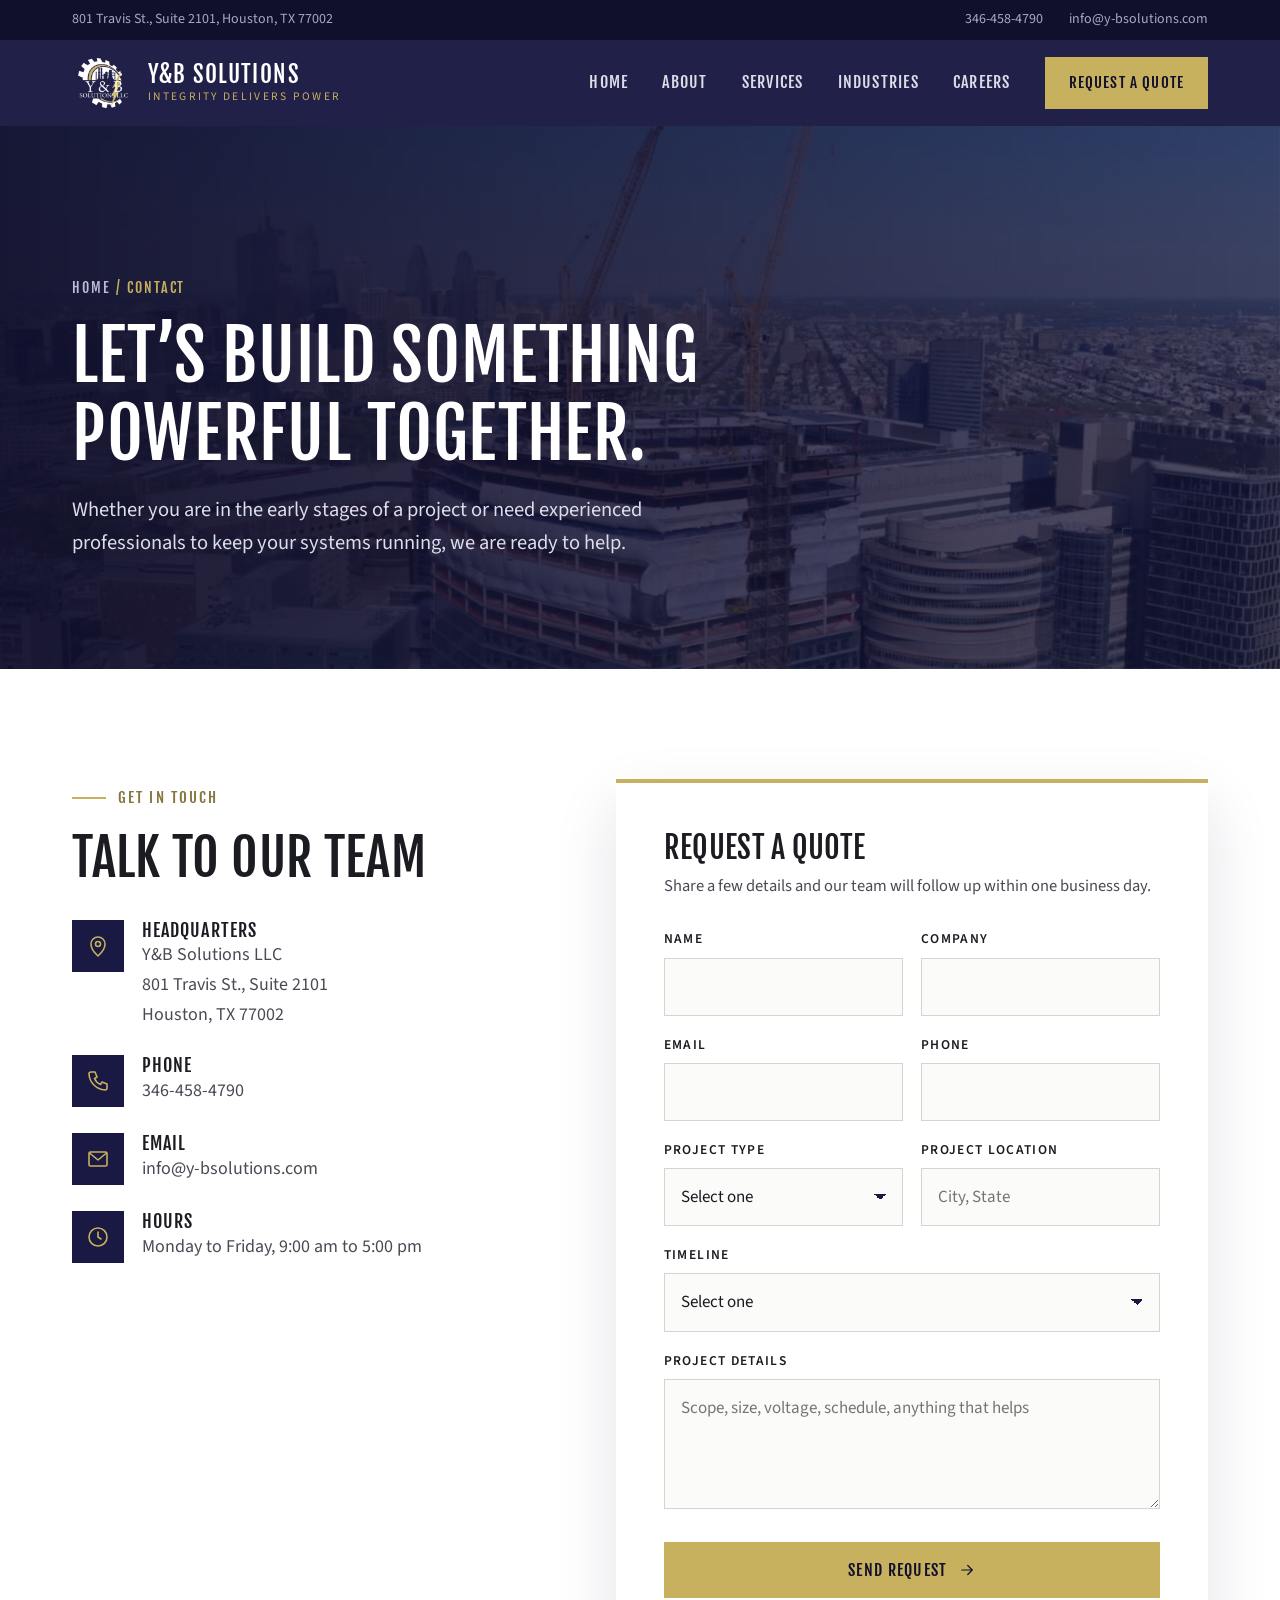
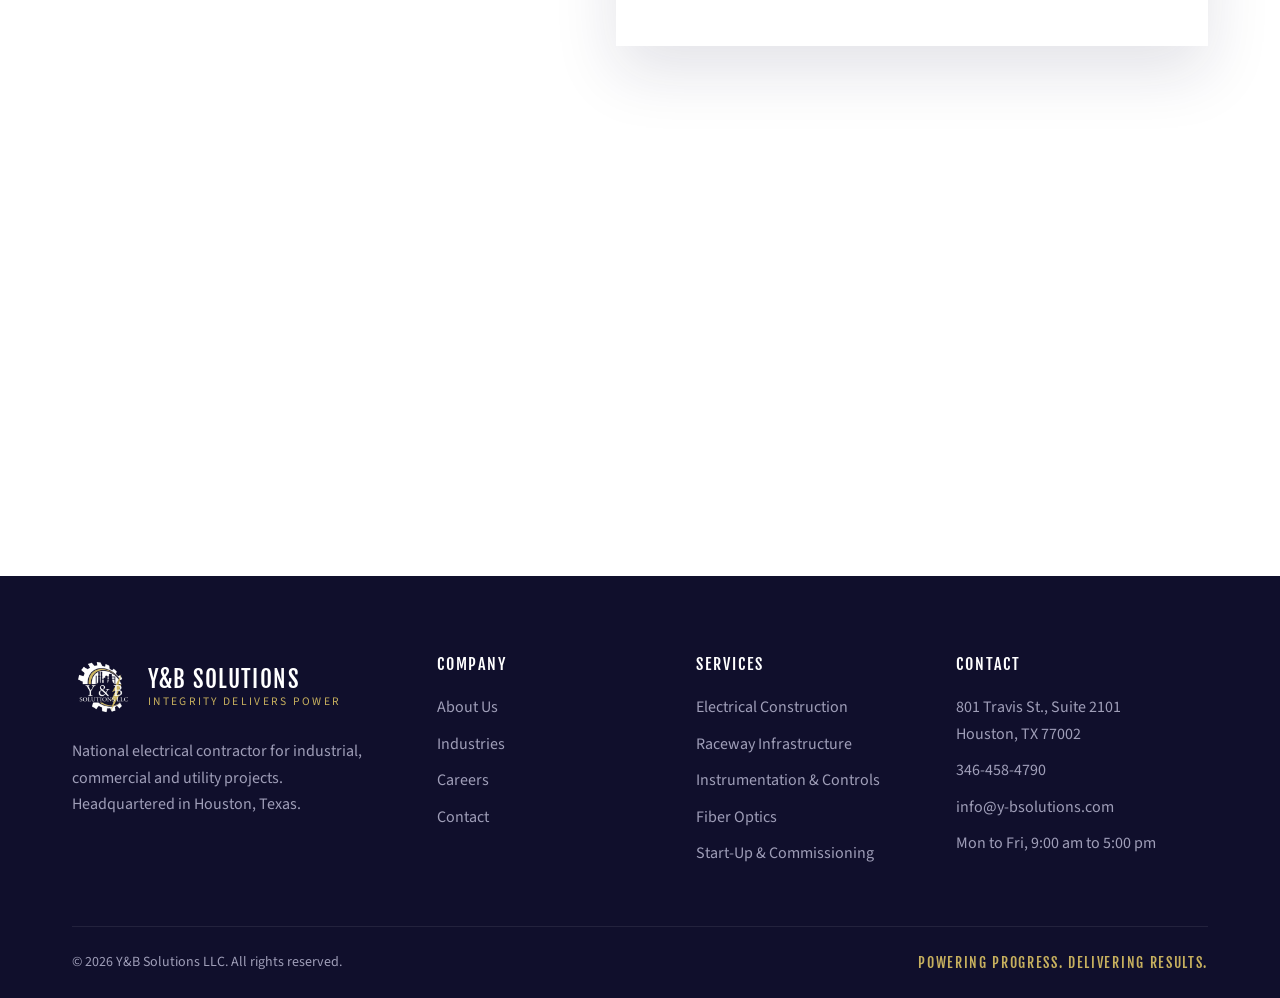
<file: contact/index.html>
<!doctype html>
<html lang="en">
<head>
<meta charset="utf-8">
<meta name="viewport" content="width=device-width,initial-scale=1">
<title>Contact | Y&B Solutions</title>
<meta name="description" content="Request a quote from Y&B Solutions. 801 Travis St., Suite 2101, Houston, TX 77002. 346-458-4790.">
<meta name="robots" content="noindex,nofollow">
<meta name="theme-color" content="#191943">
<meta property="og:title" content="Contact | Y&B Solutions">
<meta property="og:description" content="Request a quote from Y&B Solutions. 801 Travis St., Suite 2101, Houston, TX 77002. 346-458-4790.">
<meta property="og:image" content="../media/hero-poster.jpg">
<link rel="icon" href="../media/logo.png">
<link rel="preconnect" href="https://fonts.googleapis.com"><link rel="preconnect" href="https://fonts.gstatic.com" crossorigin>
<link href="https://fonts.googleapis.com/css2?family=Fjalla+One&family=Source+Sans+3:wght@400;600;700&display=swap" rel="stylesheet">
<link rel="stylesheet" href="../styles.css?v=8b2b6988">
</head>
<body>
<div class="topbar"><div class="wrap">
  <div class="tb-l">801 Travis St., Suite 2101, Houston, TX 77002</div>
  <div class="tb-r"><a href="tel:+13464584790">346-458-4790</a><a href="mailto:info@y-bsolutions.com">info@y-bsolutions.com</a></div>
</div></div>
<header class="site"><div class="wrap nav">
  <a class="brand" href="../"><img src="../media/logo.png" alt="Y&amp;B Solutions logo" width="62" height="62"><span>Y&amp;B SOLUTIONS<small>Integrity Delivers Power</small></span></a>
  <nav class="menu" aria-label="Main"><a href="../">Home</a><a href="../about/">About</a><a href="../services/">Services</a><a href="../industries/">Industries</a><a href="../careers/">Careers</a><a class="btn" href="../contact/">Request a Quote</a></nav>
  <button class="burger" aria-label="Menu" aria-expanded="false"><i></i><i></i><i></i></button>
</div></header>
<main>

<section class="phero"><img src="../media/skyline.jpg" alt="">
  <div class="wrap"><div class="crumb rise"><a href="../">Home</a> / Contact</div>
  <h1 class="rise d1">Let&rsquo;s build something powerful together.</h1>
  <p class="lead rise d2">Whether you are in the early stages of a project or need experienced professionals to keep your systems running, we are ready to help.</p></div>
</section>
<section>
  <div class="wrap cgrid">
    <div class="reveal">
      <div class="kicker">Get in Touch</div>
      <h2>Talk to our team</h2>
      <div class="cinfo">
        <div class="ci"><span class="ic"><svg class="" viewBox="0 0 24 24" fill="none" stroke="currentColor" stroke-width="1.6" stroke-linecap="round" stroke-linejoin="round" aria-hidden="true"><path d="M12 22s7-6.2 7-12a7 7 0 0 0-14 0c0 5.8 7 12 7 12z"/><circle cx="12" cy="10" r="2.5"/></svg></span><div><h4>Headquarters</h4><p>Y&amp;B Solutions LLC<br>801 Travis St., Suite 2101<br>Houston, TX 77002</p></div></div>
        <div class="ci"><span class="ic"><svg class="" viewBox="0 0 24 24" fill="none" stroke="currentColor" stroke-width="1.6" stroke-linecap="round" stroke-linejoin="round" aria-hidden="true"><path d="M5 3h4l2 5-2.5 1.5a11 11 0 0 0 6 6L16 13l5 2v4a2 2 0 0 1-2 2A17 17 0 0 1 3 5a2 2 0 0 1 2-2z"/></svg></span><div><h4>Phone</h4><p><a href="tel:+13464584790">346-458-4790</a></p></div></div>
        <div class="ci"><span class="ic"><svg class="" viewBox="0 0 24 24" fill="none" stroke="currentColor" stroke-width="1.6" stroke-linecap="round" stroke-linejoin="round" aria-hidden="true"><rect x="3" y="5" width="18" height="14" rx="1.5"/><path d="m3.5 6 8.5 7 8.5-7"/></svg></span><div><h4>Email</h4><p><a href="mailto:info@y-bsolutions.com">info@y-bsolutions.com</a></p></div></div>
        <div class="ci"><span class="ic"><svg class="" viewBox="0 0 24 24" fill="none" stroke="currentColor" stroke-width="1.6" stroke-linecap="round" stroke-linejoin="round" aria-hidden="true"><circle cx="12" cy="12" r="9"/><path d="M12 7v5l3 2"/></svg></span><div><h4>Hours</h4><p>Monday to Friday, 9:00 am to 5:00 pm</p></div></div>
      </div>
    </div>
    <form class="quote-form reveal d2">
      <h3>Request a Quote</h3>
      <p class="sub">Share a few details and our team will follow up within one business day.</p>
      <div class="fgrid">
        <div><label for="f1">Name</label><input id="f1" name="Name" required autocomplete="name"></div>
        <div><label for="f2">Company</label><input id="f2" name="Company" autocomplete="organization"></div>
        <div><label for="f3">Email</label><input id="f3" name="Email" type="email" required autocomplete="email"></div>
        <div><label for="f4">Phone</label><input id="f4" name="Phone" type="tel" autocomplete="tel"></div>
        <div><label for="f5">Project Type</label><select id="f5" name="Project type"><option value="">Select one</option><option>Electrical construction</option><option>Raceway infrastructure</option><option>Instrumentation and controls</option><option>Fiber optic communications</option><option>Start-up and commissioning</option><option>Temporary power</option><option>Maintenance</option><option>Other</option></select></div>
        <div><label for="f6">Project Location</label><input id="f6" name="Location" placeholder="City, State"></div>
        <div class="full"><label for="f7">Timeline</label><select id="f7" name="Timeline"><option value="">Select one</option><option>Ready to start</option><option>Within 3 months</option><option>3 to 6 months</option><option>Bidding / budgeting</option></select></div>
        <div class="full"><label for="f8">Project Details</label><textarea id="f8" name="Details" placeholder="Scope, size, voltage, schedule, anything that helps"></textarea></div>
      </div>
      <button class="btn" type="submit">Send Request <svg class="" viewBox="0 0 24 24" fill="none" stroke="currentColor" stroke-width="1.6" stroke-linecap="round" stroke-linejoin="round" aria-hidden="true"><path d="M5 12h14M13 6l6 6-6 6"/></svg></button>
    </form>
  </div>
</section>
<div class="map"><iframe title="Map to Y&amp;B Solutions" loading="lazy" referrerpolicy="no-referrer-when-downgrade" src="https://www.google.com/maps?q=801+Travis+St+Suite+2101,+Houston,+TX+77002&amp;output=embed"></iframe></div>

</main>
<div class="mbar"><a href="tel:+13464584790"><svg class="" viewBox="0 0 24 24" fill="none" stroke="currentColor" stroke-width="1.6" stroke-linecap="round" stroke-linejoin="round" aria-hidden="true"><path d="M5 3h4l2 5-2.5 1.5a11 11 0 0 0 6 6L16 13l5 2v4a2 2 0 0 1-2 2A17 17 0 0 1 3 5a2 2 0 0 1 2-2z"/></svg>Call Now</a><a href="../contact/">Request a Quote</a></div>
<footer class="site"><div class="wrap">
  <div class="fcols">
    <div><a class="brand" href="../"><img src="../media/logo.png" alt="" width="62" height="62"><span>Y&amp;B SOLUTIONS<small>Integrity Delivers Power</small></span></a>
      <p>National electrical contractor for industrial, commercial and utility projects. Headquartered in Houston, Texas.</p></div>
    <div><h4>Company</h4><ul><li><a href="../about/">About Us</a></li><li><a href="../industries/">Industries</a></li><li><a href="../careers/">Careers</a></li><li><a href="../contact/">Contact</a></li></ul></div>
    <div class="fsvc"><h4>Services</h4><ul><li><a href="../services/#electrical">Electrical Construction</a></li><li><a href="../services/#raceway">Raceway Infrastructure</a></li><li><a href="../services/#controls">Instrumentation &amp; Controls</a></li><li><a href="../services/#fiber">Fiber Optics</a></li><li><a href="../services/#commissioning">Start-Up &amp; Commissioning</a></li></ul></div>
    <div><h4>Contact</h4><ul><li>801 Travis St., Suite 2101<br>Houston, TX 77002</li><li><a href="tel:+13464584790">346-458-4790</a></li><li><a href="mailto:info@y-bsolutions.com">info@y-bsolutions.com</a></li><li>Mon to Fri, 9:00 am to 5:00 pm</li></ul></div>
  </div>
  <div class="fbot"><span>&copy; <span id="yr">2026</span> Y&amp;B Solutions LLC. All rights reserved.</span><span class="tag">Powering Progress. Delivering Results.</span></div>
</div></footer>
<script src="../site.js?v=1cddd2fb"></script>
</body>
</html>
</file>
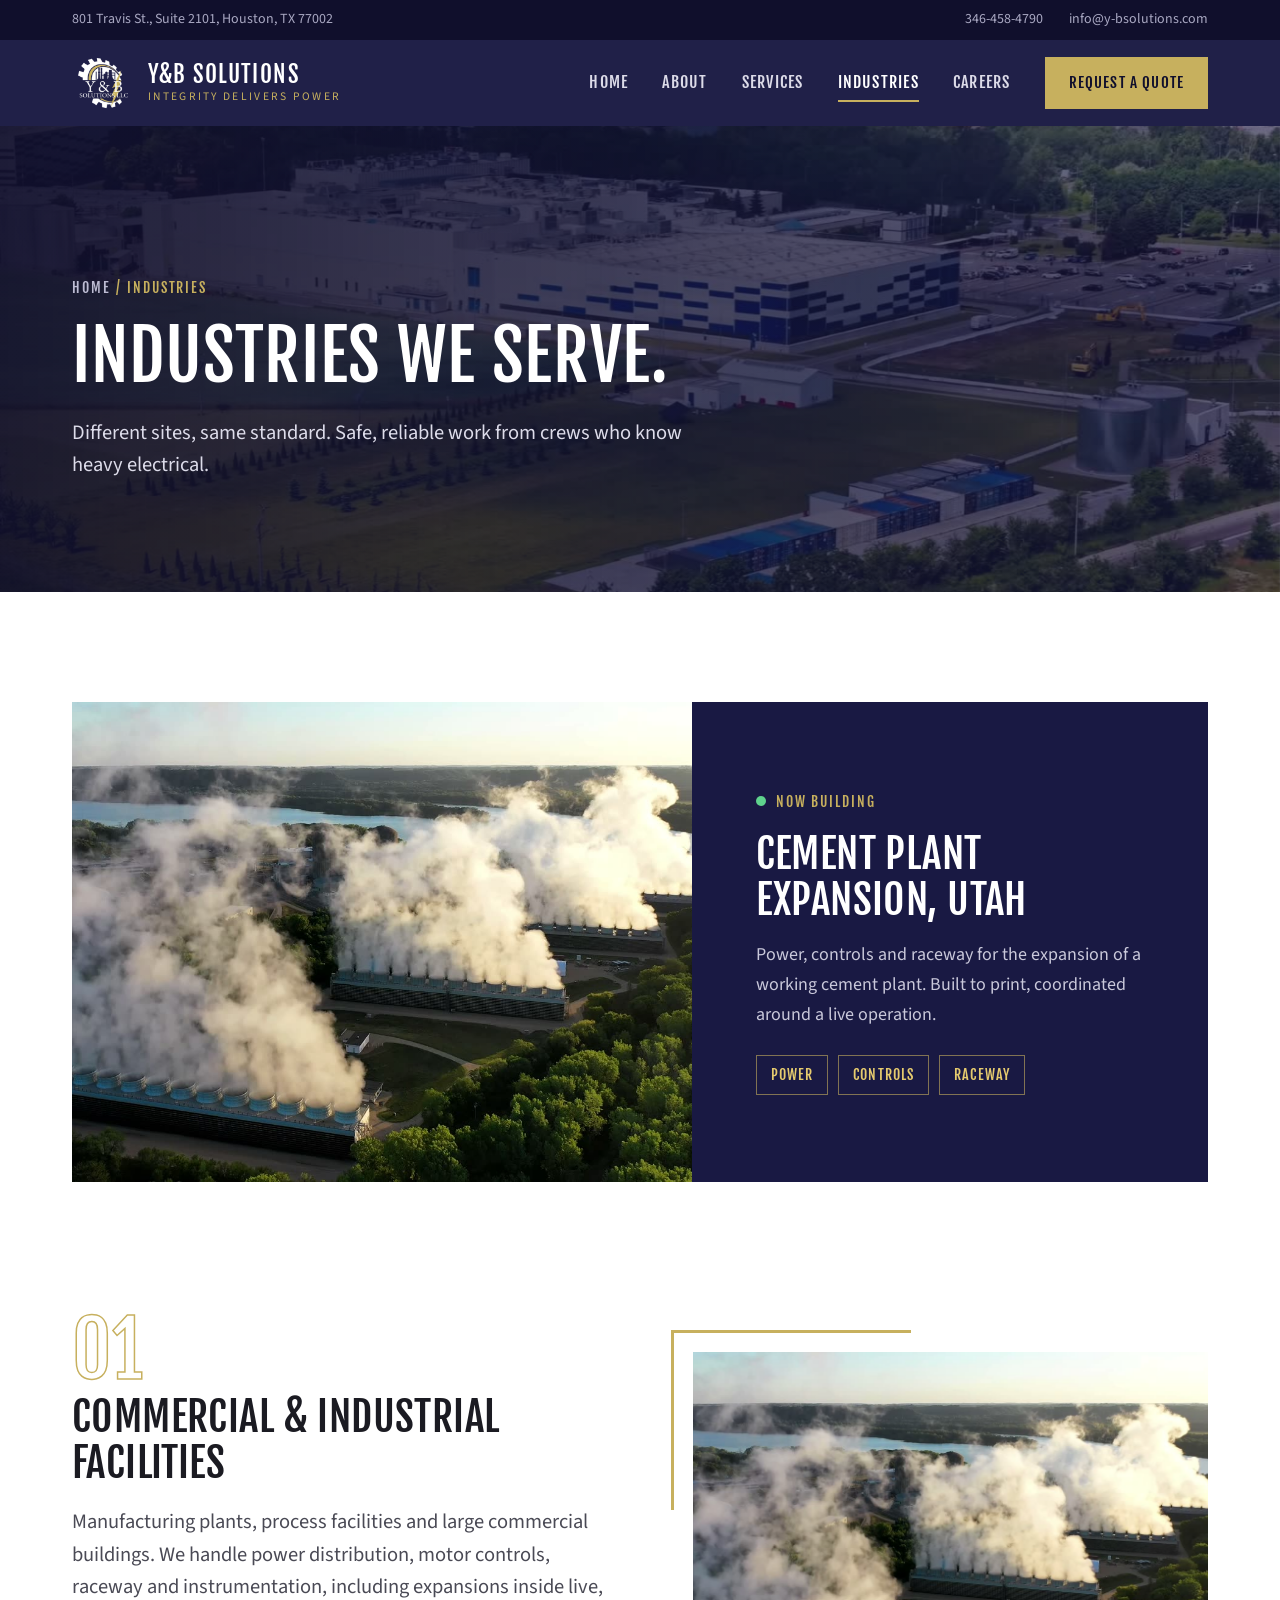
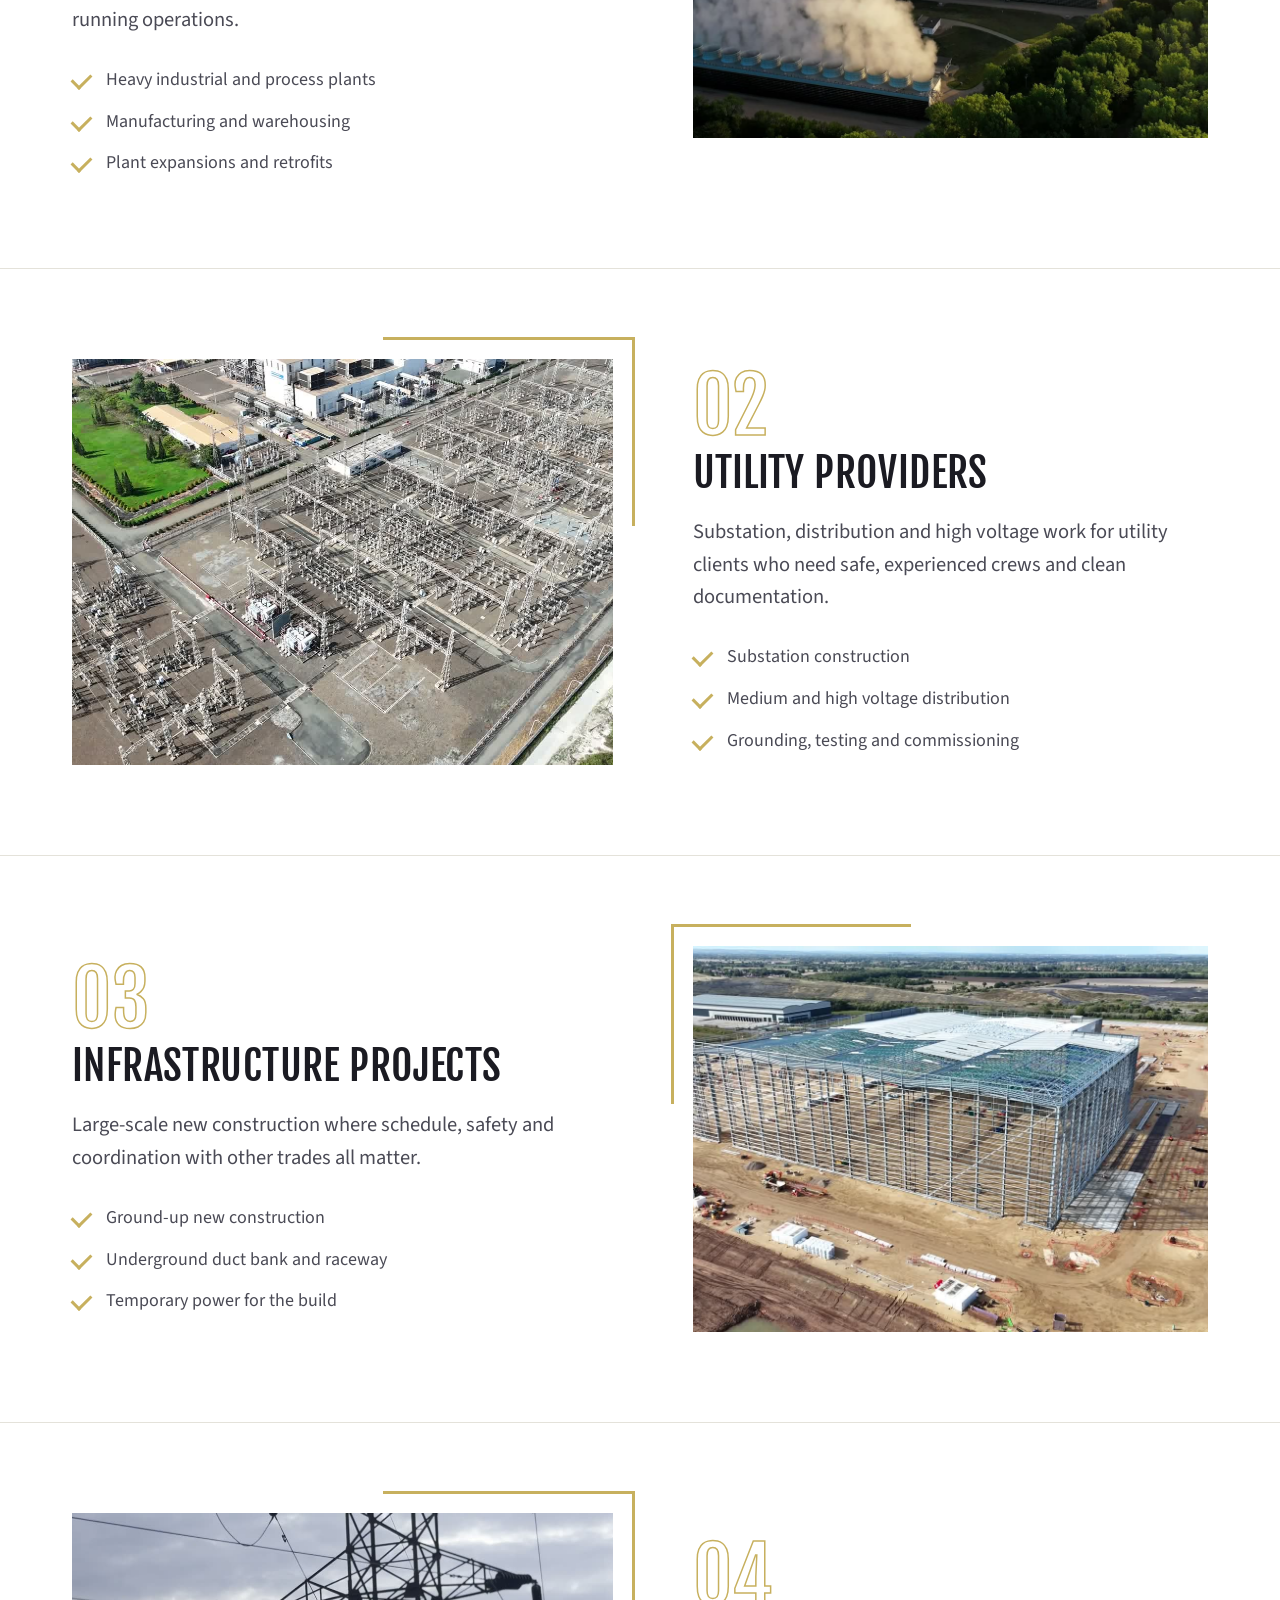
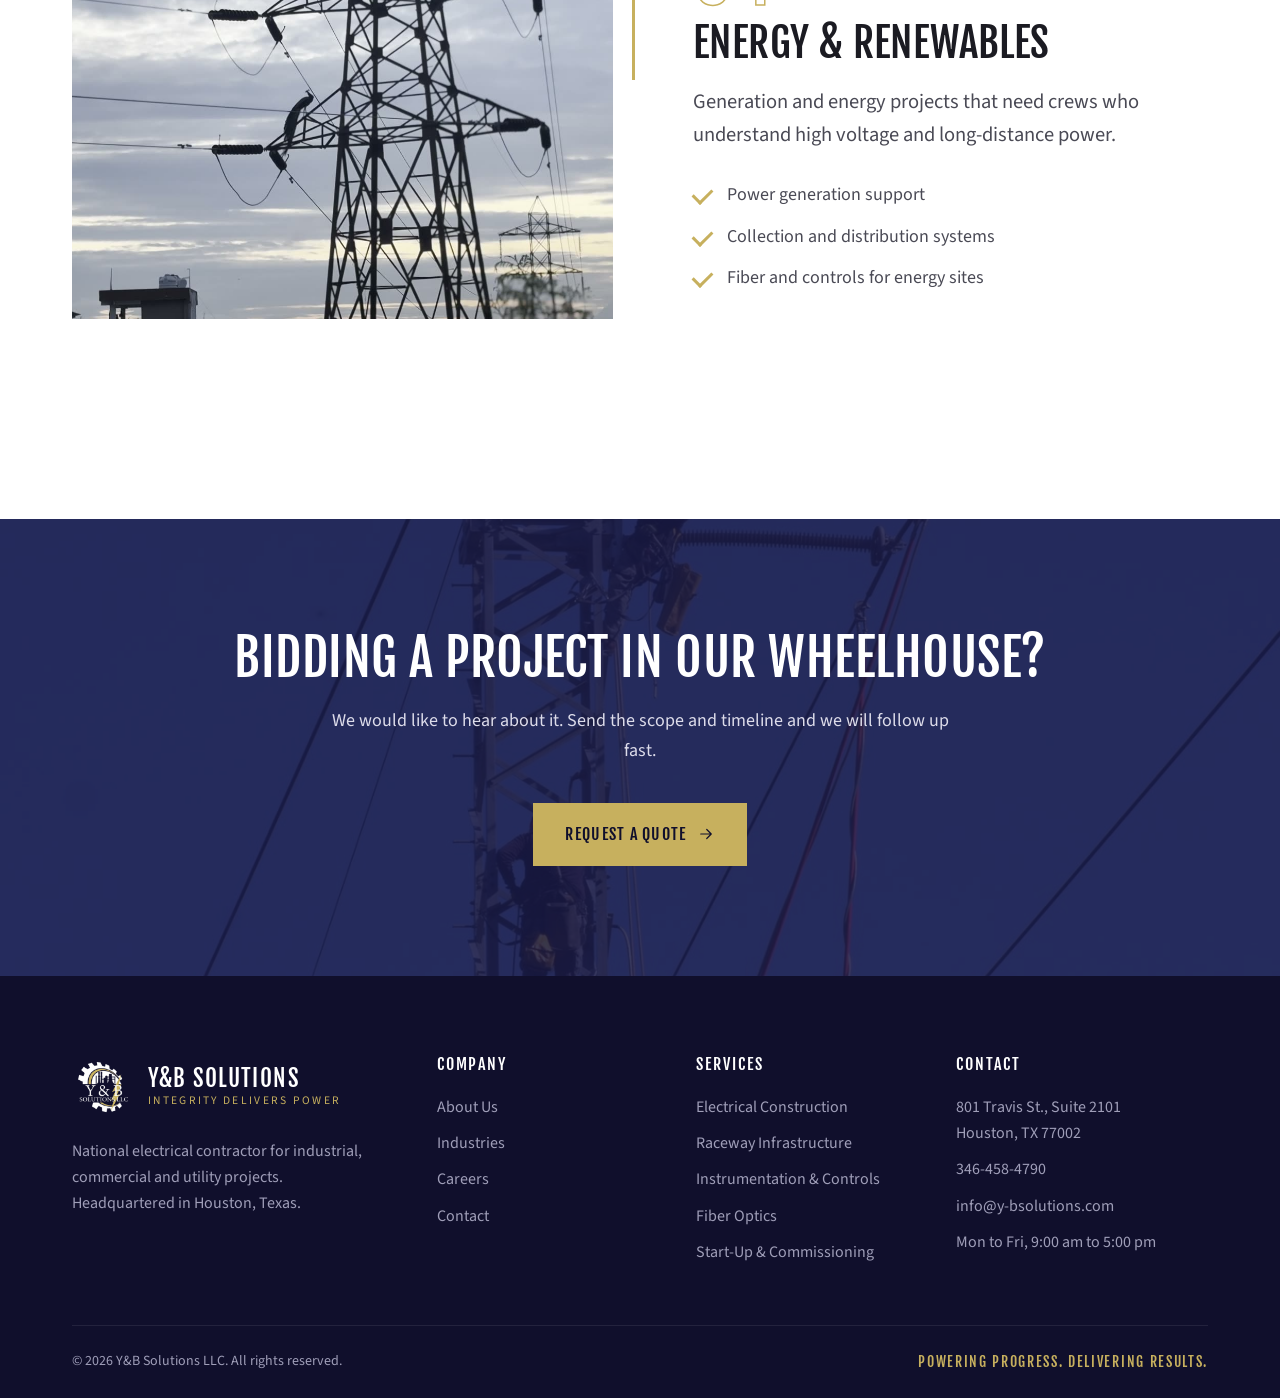
<file: industries/index.html>
<!doctype html>
<html lang="en">
<head>
<meta charset="utf-8">
<meta name="viewport" content="width=device-width,initial-scale=1">
<title>Industries | Y&B Solutions</title>
<meta name="description" content="Commercial and industrial facilities, utility providers, infrastructure projects, and energy and renewables.">
<meta name="robots" content="noindex,nofollow">
<meta name="theme-color" content="#191943">
<meta property="og:title" content="Industries | Y&B Solutions">
<meta property="og:description" content="Commercial and industrial facilities, utility providers, infrastructure projects, and energy and renewables.">
<meta property="og:image" content="../media/hero-poster.jpg">
<link rel="icon" href="../media/logo.png">
<link rel="preconnect" href="https://fonts.googleapis.com"><link rel="preconnect" href="https://fonts.gstatic.com" crossorigin>
<link href="https://fonts.googleapis.com/css2?family=Fjalla+One&family=Source+Sans+3:wght@400;600;700&display=swap" rel="stylesheet">
<link rel="stylesheet" href="../styles.css?v=8b2b6988">
</head>
<body>
<div class="topbar"><div class="wrap">
  <div class="tb-l">801 Travis St., Suite 2101, Houston, TX 77002</div>
  <div class="tb-r"><a href="tel:+13464584790">346-458-4790</a><a href="mailto:info@y-bsolutions.com">info@y-bsolutions.com</a></div>
</div></div>
<header class="site"><div class="wrap nav">
  <a class="brand" href="../"><img src="../media/logo.png" alt="Y&amp;B Solutions logo" width="62" height="62"><span>Y&amp;B SOLUTIONS<small>Integrity Delivers Power</small></span></a>
  <nav class="menu" aria-label="Main"><a href="../">Home</a><a href="../about/">About</a><a href="../services/">Services</a><a href="../industries/" class=on>Industries</a><a href="../careers/">Careers</a><a class="btn" href="../contact/">Request a Quote</a></nav>
  <button class="burger" aria-label="Menu" aria-expanded="false"><i></i><i></i><i></i></button>
</div></header>
<main>

<section class="phero"><img src="../media/campus.jpg" alt="">
  <div class="wrap"><div class="crumb rise"><a href="../">Home</a> / Industries</div>
  <h1 class="rise d1">Industries we serve.</h1>
  <p class="lead rise d2">Different sites, same standard. Safe, reliable work from crews who know heavy electrical.</p></div>
</section>
<section style="padding-bottom:0">
  <div class="wrap">
    <div class="project reveal">
      <div class="im"><img src="../media/plant.jpg" alt="Aerial view of an industrial plant" loading="lazy"></div>
      <div class="tx"><div class="status"><i></i>Now Building</div><h2>Cement Plant Expansion, Utah</h2>
        <p style="margin-top:18px">Power, controls and raceway for the expansion of a working cement plant. Built to print, coordinated around a live operation.</p>
        <div class="tags"><span>Power</span><span>Controls</span><span>Raceway</span></div></div>
    </div>
  </div>
</section>
<section style="padding-top:40px"><div class="svc"><div class="wrap split">
  <div class="reveal"><div class="no">01</div><h2>Commercial &amp; Industrial Facilities</h2><p class="lead">Manufacturing plants, process facilities and large commercial buildings. We handle power distribution, motor controls, raceway and instrumentation, including expansions inside live, running operations.</p><ul class="ticks"><li>Heavy industrial and process plants</li><li>Manufacturing and warehousing</li><li>Plant expansions and retrofits</li></ul></div>
  <div class="frame reveal d2"><img src="../media/plant.jpg" alt="Commercial &amp; Industrial Facilities" loading="lazy"></div>
</div></div><div class="svc"><div class="wrap split flip">
  <div class="reveal"><div class="no">02</div><h2>Utility Providers</h2><p class="lead">Substation, distribution and high voltage work for utility clients who need safe, experienced crews and clean documentation.</p><ul class="ticks"><li>Substation construction</li><li>Medium and high voltage distribution</li><li>Grounding, testing and commissioning</li></ul></div>
  <div class="frame reveal d2"><img src="../media/aerial-substation.jpg" alt="Utility Providers" loading="lazy"></div>
</div></div><div class="svc"><div class="wrap split">
  <div class="reveal"><div class="no">03</div><h2>Infrastructure Projects</h2><p class="lead">Large-scale new construction where schedule, safety and coordination with other trades all matter.</p><ul class="ticks"><li>Ground-up new construction</li><li>Underground duct bank and raceway</li><li>Temporary power for the build</li></ul></div>
  <div class="frame reveal d2"><img src="../media/build.jpg" alt="Infrastructure Projects" loading="lazy"></div>
</div></div><div class="svc"><div class="wrap split flip">
  <div class="reveal"><div class="no">04</div><h2>Energy &amp; Renewables</h2><p class="lead">Generation and energy projects that need crews who understand high voltage and long-distance power.</p><ul class="ticks"><li>Power generation support</li><li>Collection and distribution systems</li><li>Fiber and controls for energy sites</li></ul></div>
  <div class="frame reveal d2"><img src="../media/voltage.jpg" alt="Energy &amp; Renewables" loading="lazy"></div>
</div></div></section>
<section class="band">
  <img src="../media/tower.jpg" alt="" loading="lazy">
  <div class="wrap">
    <h2 class="reveal">Bidding a project in our wheelhouse?</h2>
    <p class="reveal d1">We would like to hear about it. Send the scope and timeline and we will follow up fast.</p>
    <div class="ctas reveal d2"><a class="btn" href="../contact/">Request a Quote <svg class="" viewBox="0 0 24 24" fill="none" stroke="currentColor" stroke-width="1.6" stroke-linecap="round" stroke-linejoin="round" aria-hidden="true"><path d="M5 12h14M13 6l6 6-6 6"/></svg></a></div>
  </div>
</section>

</main>
<div class="mbar"><a href="tel:+13464584790"><svg class="" viewBox="0 0 24 24" fill="none" stroke="currentColor" stroke-width="1.6" stroke-linecap="round" stroke-linejoin="round" aria-hidden="true"><path d="M5 3h4l2 5-2.5 1.5a11 11 0 0 0 6 6L16 13l5 2v4a2 2 0 0 1-2 2A17 17 0 0 1 3 5a2 2 0 0 1 2-2z"/></svg>Call Now</a><a href="../contact/">Request a Quote</a></div>
<footer class="site"><div class="wrap">
  <div class="fcols">
    <div><a class="brand" href="../"><img src="../media/logo.png" alt="" width="62" height="62"><span>Y&amp;B SOLUTIONS<small>Integrity Delivers Power</small></span></a>
      <p>National electrical contractor for industrial, commercial and utility projects. Headquartered in Houston, Texas.</p></div>
    <div><h4>Company</h4><ul><li><a href="../about/">About Us</a></li><li><a href="../industries/">Industries</a></li><li><a href="../careers/">Careers</a></li><li><a href="../contact/">Contact</a></li></ul></div>
    <div class="fsvc"><h4>Services</h4><ul><li><a href="../services/#electrical">Electrical Construction</a></li><li><a href="../services/#raceway">Raceway Infrastructure</a></li><li><a href="../services/#controls">Instrumentation &amp; Controls</a></li><li><a href="../services/#fiber">Fiber Optics</a></li><li><a href="../services/#commissioning">Start-Up &amp; Commissioning</a></li></ul></div>
    <div><h4>Contact</h4><ul><li>801 Travis St., Suite 2101<br>Houston, TX 77002</li><li><a href="tel:+13464584790">346-458-4790</a></li><li><a href="mailto:info@y-bsolutions.com">info@y-bsolutions.com</a></li><li>Mon to Fri, 9:00 am to 5:00 pm</li></ul></div>
  </div>
  <div class="fbot"><span>&copy; <span id="yr">2026</span> Y&amp;B Solutions LLC. All rights reserved.</span><span class="tag">Powering Progress. Delivering Results.</span></div>
</div></footer>
<script src="../site.js?v=1cddd2fb"></script>
</body>
</html>
</file>
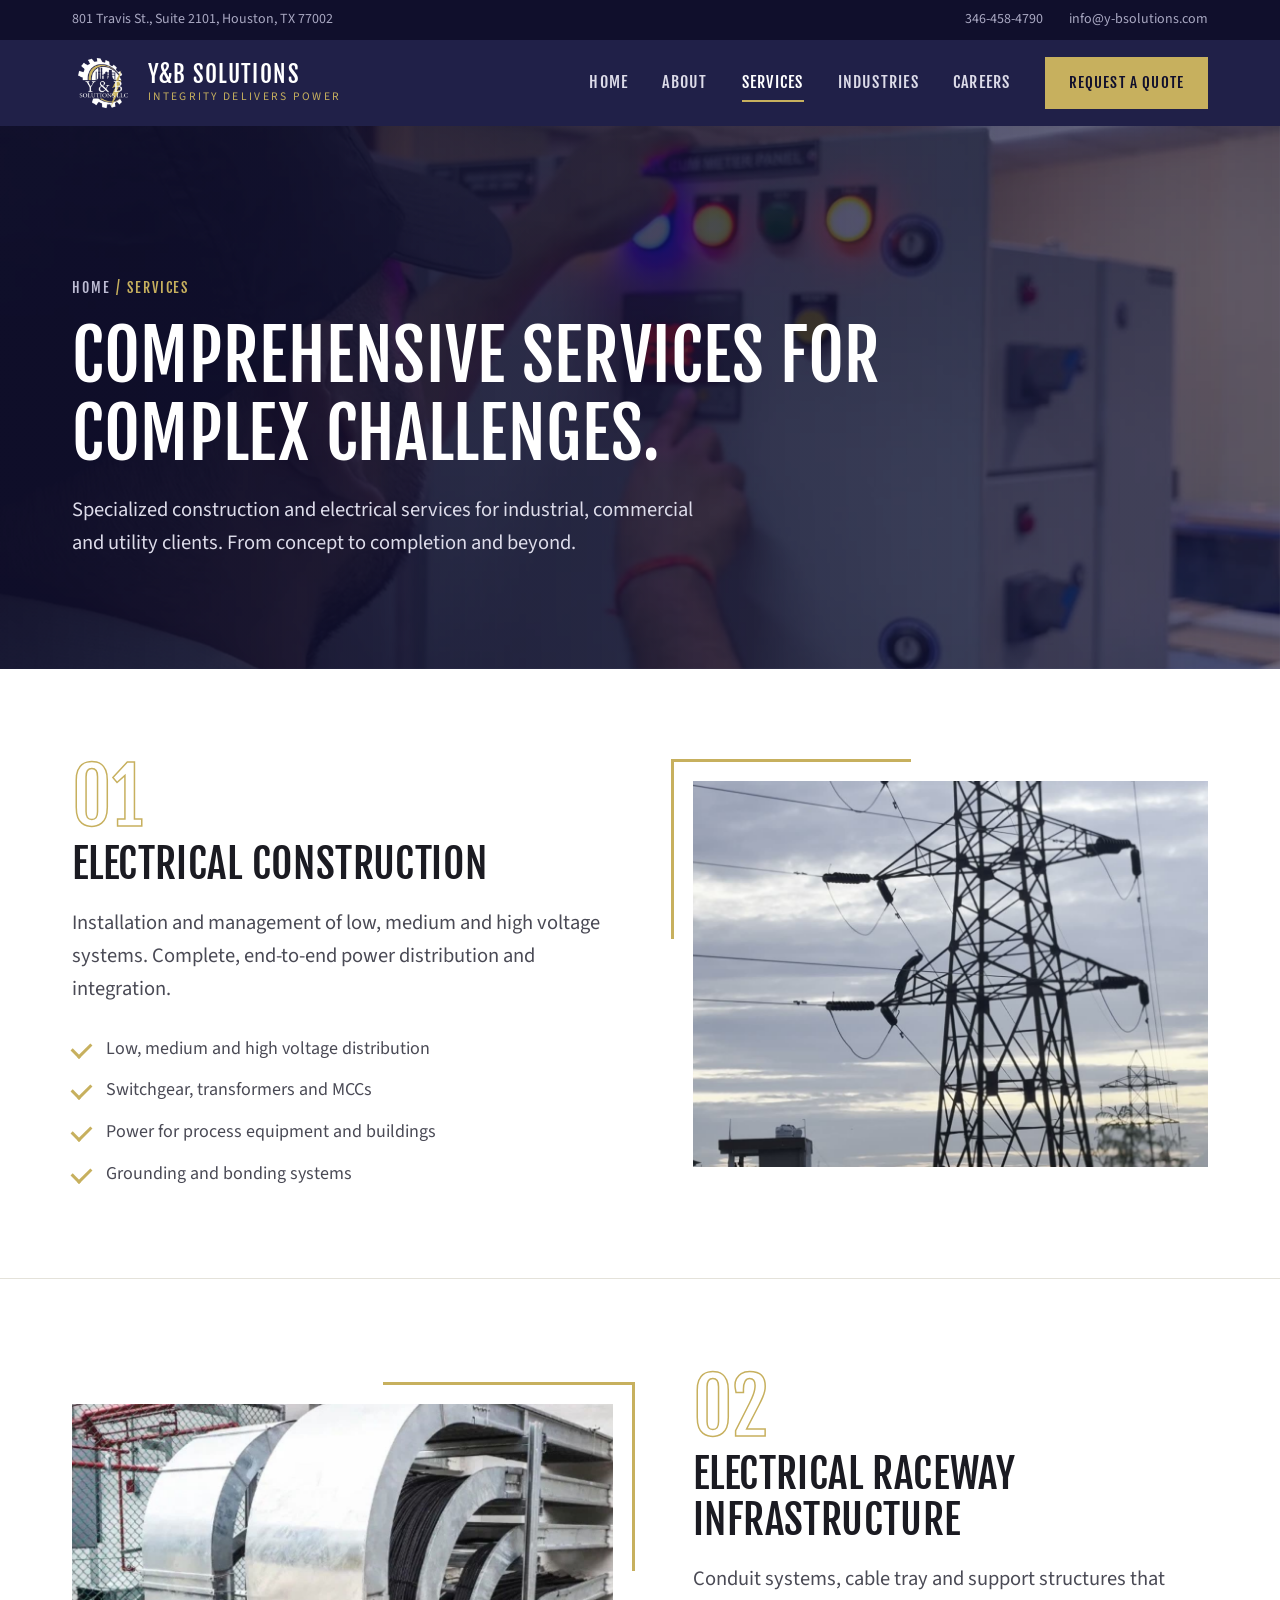
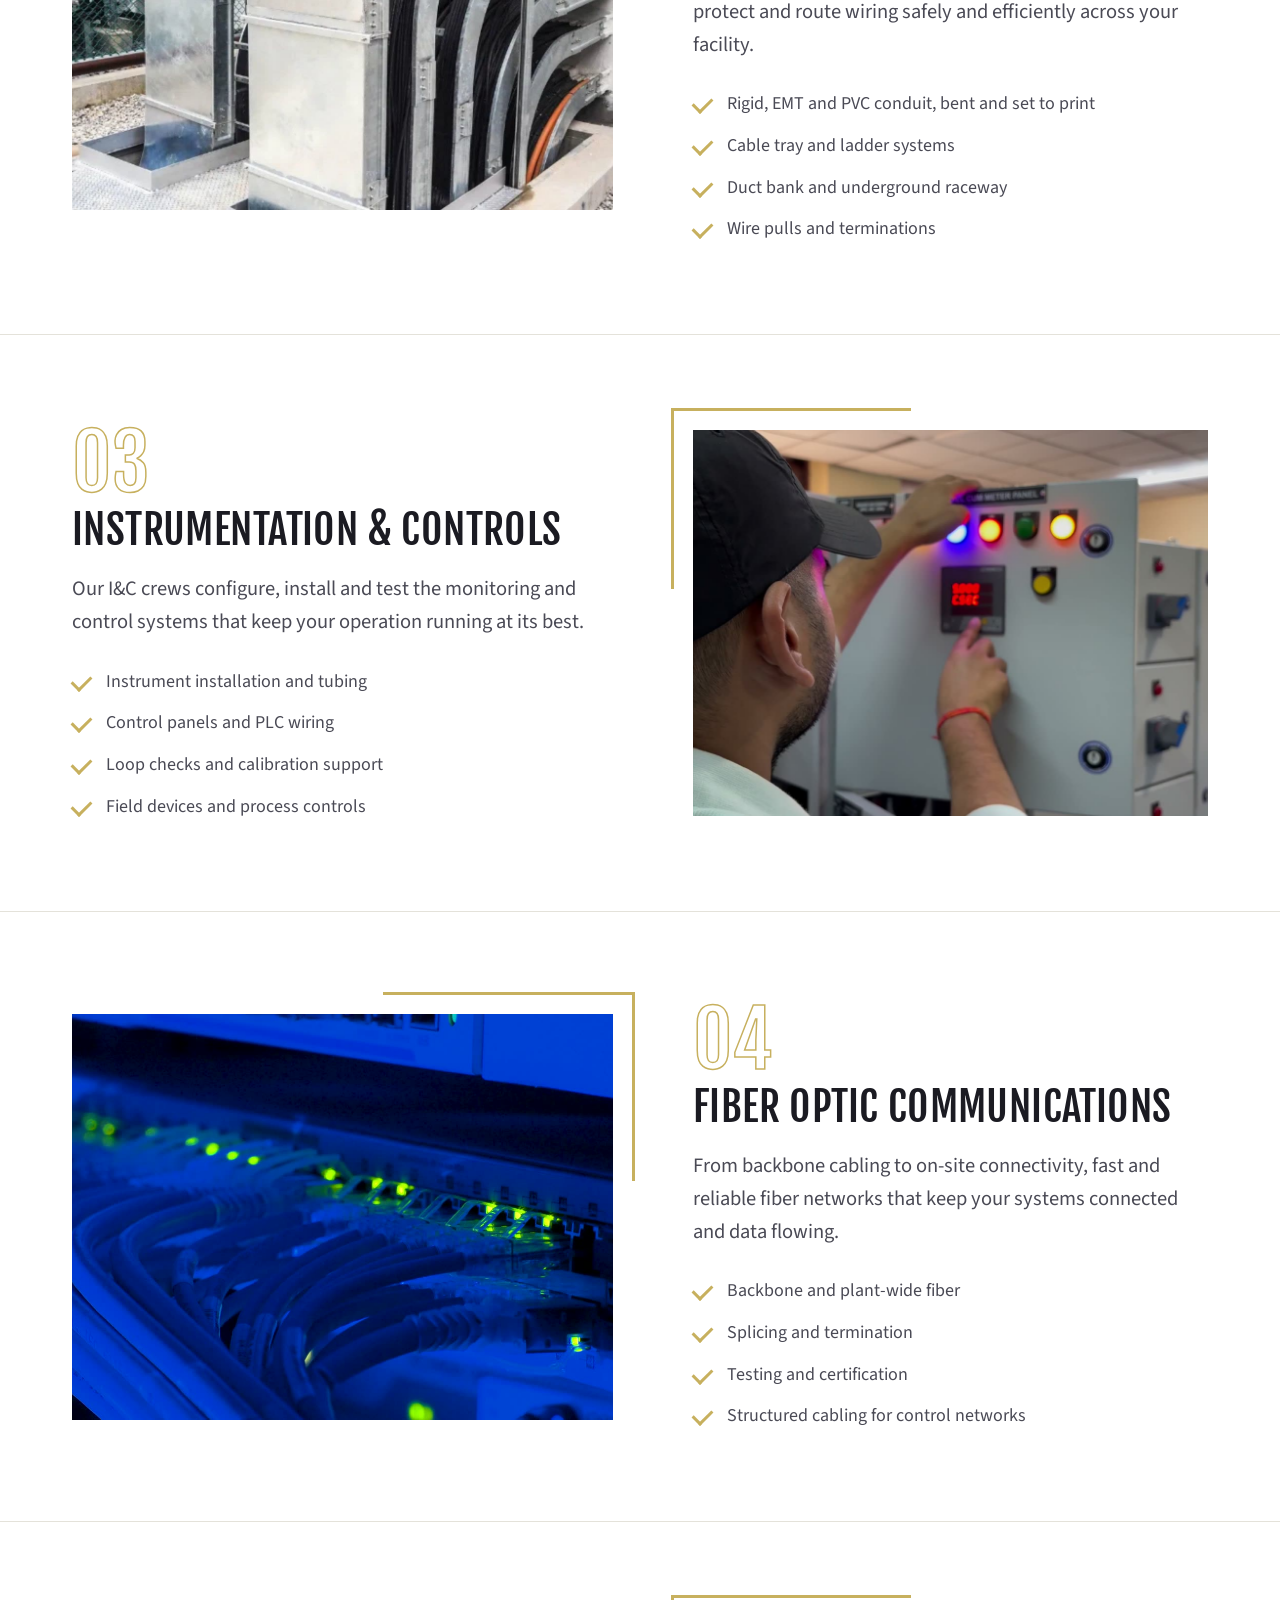
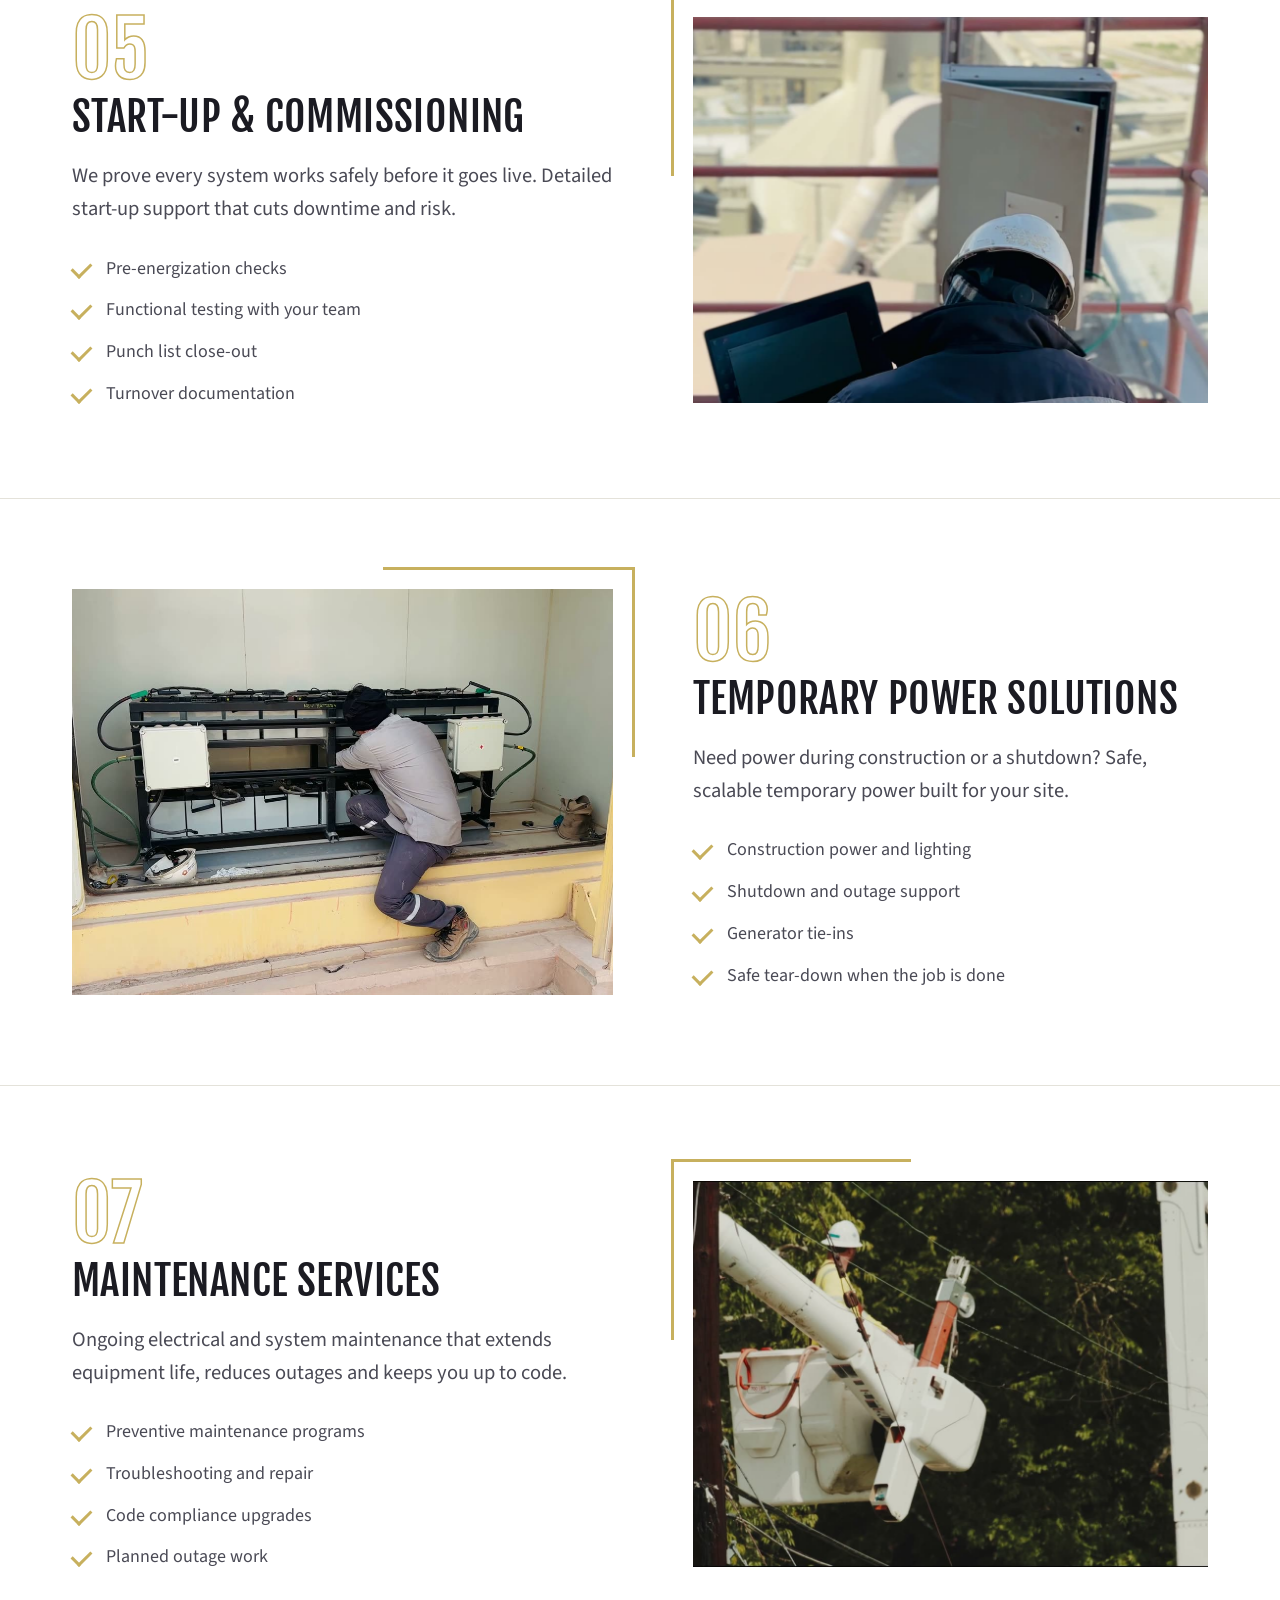
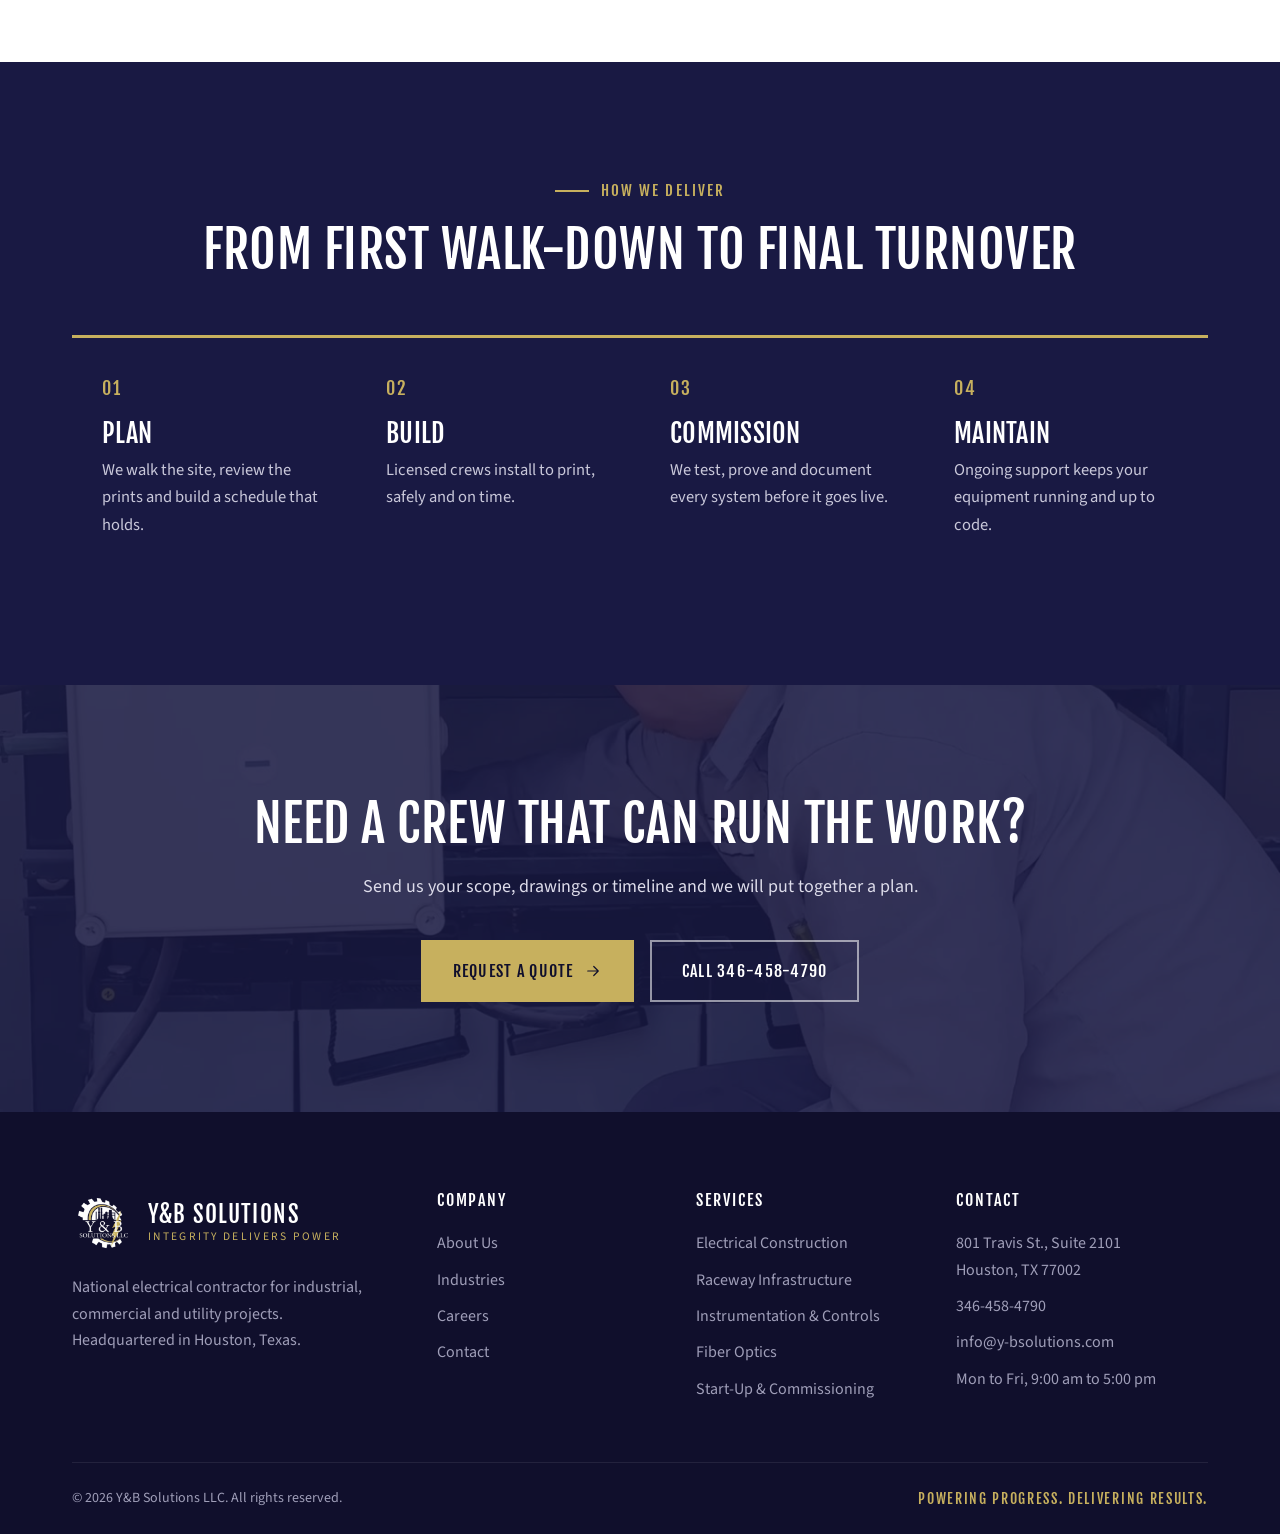
<file: services/index.html>
<!doctype html>
<html lang="en">
<head>
<meta charset="utf-8">
<meta name="viewport" content="width=device-width,initial-scale=1">
<title>Services | Y&B Solutions</title>
<meta name="description" content="Electrical construction, raceway, instrumentation and controls, fiber optics, start-up and commissioning, temporary power and maintenance.">
<meta name="robots" content="noindex,nofollow">
<meta name="theme-color" content="#191943">
<meta property="og:title" content="Services | Y&B Solutions">
<meta property="og:description" content="Electrical construction, raceway, instrumentation and controls, fiber optics, start-up and commissioning, temporary power and maintenance.">
<meta property="og:image" content="../media/hero-poster.jpg">
<link rel="icon" href="../media/logo.png">
<link rel="preconnect" href="https://fonts.googleapis.com"><link rel="preconnect" href="https://fonts.gstatic.com" crossorigin>
<link href="https://fonts.googleapis.com/css2?family=Fjalla+One&family=Source+Sans+3:wght@400;600;700&display=swap" rel="stylesheet">
<link rel="stylesheet" href="../styles.css?v=8b2b6988">
</head>
<body>
<div class="topbar"><div class="wrap">
  <div class="tb-l">801 Travis St., Suite 2101, Houston, TX 77002</div>
  <div class="tb-r"><a href="tel:+13464584790">346-458-4790</a><a href="mailto:info@y-bsolutions.com">info@y-bsolutions.com</a></div>
</div></div>
<header class="site"><div class="wrap nav">
  <a class="brand" href="../"><img src="../media/logo.png" alt="Y&amp;B Solutions logo" width="62" height="62"><span>Y&amp;B SOLUTIONS<small>Integrity Delivers Power</small></span></a>
  <nav class="menu" aria-label="Main"><a href="../">Home</a><a href="../about/">About</a><a href="../services/" class=on>Services</a><a href="../industries/">Industries</a><a href="../careers/">Careers</a><a class="btn" href="../contact/">Request a Quote</a></nav>
  <button class="burger" aria-label="Menu" aria-expanded="false"><i></i><i></i><i></i></button>
</div></header>
<main>

<section class="phero"><img src="../media/controls.jpg" alt="">
  <div class="wrap"><div class="crumb rise"><a href="../">Home</a> / Services</div>
  <h1 class="rise d1">Comprehensive services for complex challenges.</h1>
  <p class="lead rise d2">Specialized construction and electrical services for industrial, commercial and utility clients. From concept to completion and beyond.</p></div>
</section>
<section style="padding:0"><div class="svc" id="electrical"><div class="wrap split">
  <div class="reveal"><div class="no">01</div><h2>Electrical Construction</h2><p class="lead">Installation and management of low, medium and high voltage systems. Complete, end-to-end power distribution and integration.</p><ul class="ticks"><li>Low, medium and high voltage distribution</li><li>Switchgear, transformers and MCCs</li><li>Power for process equipment and buildings</li><li>Grounding and bonding systems</li></ul></div>
  <div class="frame reveal d2"><img src="../media/voltage.jpg" alt="Electrical Construction" loading="lazy"></div>
</div></div><div class="svc" id="raceway"><div class="wrap split flip">
  <div class="reveal"><div class="no">02</div><h2>Electrical Raceway Infrastructure</h2><p class="lead">Conduit systems, cable tray and support structures that protect and route wiring safely and efficiently across your facility.</p><ul class="ticks"><li>Rigid, EMT and PVC conduit, bent and set to print</li><li>Cable tray and ladder systems</li><li>Duct bank and underground raceway</li><li>Wire pulls and terminations</li></ul></div>
  <div class="frame reveal d2"><img src="../media/raceway.jpg" alt="Electrical Raceway Infrastructure" loading="lazy"></div>
</div></div><div class="svc" id="controls"><div class="wrap split">
  <div class="reveal"><div class="no">03</div><h2>Instrumentation & Controls</h2><p class="lead">Our I&amp;C crews configure, install and test the monitoring and control systems that keep your operation running at its best.</p><ul class="ticks"><li>Instrument installation and tubing</li><li>Control panels and PLC wiring</li><li>Loop checks and calibration support</li><li>Field devices and process controls</li></ul></div>
  <div class="frame reveal d2"><img src="../media/controls.jpg" alt="Instrumentation & Controls" loading="lazy"></div>
</div></div><div class="svc" id="fiber"><div class="wrap split flip">
  <div class="reveal"><div class="no">04</div><h2>Fiber Optic Communications</h2><p class="lead">From backbone cabling to on-site connectivity, fast and reliable fiber networks that keep your systems connected and data flowing.</p><ul class="ticks"><li>Backbone and plant-wide fiber</li><li>Splicing and termination</li><li>Testing and certification</li><li>Structured cabling for control networks</li></ul></div>
  <div class="frame reveal d2"><img src="../media/fiber.jpg" alt="Fiber Optic Communications" loading="lazy"></div>
</div></div><div class="svc" id="commissioning"><div class="wrap split">
  <div class="reveal"><div class="no">05</div><h2>Start-Up & Commissioning</h2><p class="lead">We prove every system works safely before it goes live. Detailed start-up support that cuts downtime and risk.</p><ul class="ticks"><li>Pre-energization checks</li><li>Functional testing with your team</li><li>Punch list close-out</li><li>Turnover documentation</li></ul></div>
  <div class="frame reveal d2"><img src="../media/commissioning.jpg" alt="Start-Up & Commissioning" loading="lazy"></div>
</div></div><div class="svc" id="temporary-power"><div class="wrap split flip">
  <div class="reveal"><div class="no">06</div><h2>Temporary Power Solutions</h2><p class="lead">Need power during construction or a shutdown? Safe, scalable temporary power built for your site.</p><ul class="ticks"><li>Construction power and lighting</li><li>Shutdown and outage support</li><li>Generator tie-ins</li><li>Safe tear-down when the job is done</li></ul></div>
  <div class="frame reveal d2"><img src="../media/temppower.jpg" alt="Temporary Power Solutions" loading="lazy"></div>
</div></div><div class="svc" id="maintenance"><div class="wrap split">
  <div class="reveal"><div class="no">07</div><h2>Maintenance Services</h2><p class="lead">Ongoing electrical and system maintenance that extends equipment life, reduces outages and keeps you up to code.</p><ul class="ticks"><li>Preventive maintenance programs</li><li>Troubleshooting and repair</li><li>Code compliance upgrades</li><li>Planned outage work</li></ul></div>
  <div class="frame reveal d2"><img src="../media/maintenance.jpg" alt="Maintenance Services" loading="lazy"></div>
</div></div></section>
<section class="dark">
  <div class="wrap">
    <div class="center"><div class="kicker reveal">How We Deliver</div><h2 class="reveal d1">From first walk-down to final turnover</h2></div>
    <div class="steps">
      <div class="step"><h3>Plan</h3><p>We walk the site, review the prints and build a schedule that holds.</p></div>
      <div class="step"><h3>Build</h3><p>Licensed crews install to print, safely and on time.</p></div>
      <div class="step"><h3>Commission</h3><p>We test, prove and document every system before it goes live.</p></div>
      <div class="step"><h3>Maintain</h3><p>Ongoing support keeps your equipment running and up to code.</p></div>
    </div>
  </div>
</section>
<section class="band">
  <img src="../media/panel.jpg" alt="" loading="lazy">
  <div class="wrap">
    <h2 class="reveal">Need a crew that can run the work?</h2>
    <p class="reveal d1">Send us your scope, drawings or timeline and we will put together a plan.</p>
    <div class="ctas reveal d2"><a class="btn" href="../contact/">Request a Quote <svg class="" viewBox="0 0 24 24" fill="none" stroke="currentColor" stroke-width="1.6" stroke-linecap="round" stroke-linejoin="round" aria-hidden="true"><path d="M5 12h14M13 6l6 6-6 6"/></svg></a><a class="btn ghost" href="tel:+13464584790">Call 346-458-4790</a></div>
  </div>
</section>

</main>
<div class="mbar"><a href="tel:+13464584790"><svg class="" viewBox="0 0 24 24" fill="none" stroke="currentColor" stroke-width="1.6" stroke-linecap="round" stroke-linejoin="round" aria-hidden="true"><path d="M5 3h4l2 5-2.5 1.5a11 11 0 0 0 6 6L16 13l5 2v4a2 2 0 0 1-2 2A17 17 0 0 1 3 5a2 2 0 0 1 2-2z"/></svg>Call Now</a><a href="../contact/">Request a Quote</a></div>
<footer class="site"><div class="wrap">
  <div class="fcols">
    <div><a class="brand" href="../"><img src="../media/logo.png" alt="" width="62" height="62"><span>Y&amp;B SOLUTIONS<small>Integrity Delivers Power</small></span></a>
      <p>National electrical contractor for industrial, commercial and utility projects. Headquartered in Houston, Texas.</p></div>
    <div><h4>Company</h4><ul><li><a href="../about/">About Us</a></li><li><a href="../industries/">Industries</a></li><li><a href="../careers/">Careers</a></li><li><a href="../contact/">Contact</a></li></ul></div>
    <div class="fsvc"><h4>Services</h4><ul><li><a href="../services/#electrical">Electrical Construction</a></li><li><a href="../services/#raceway">Raceway Infrastructure</a></li><li><a href="../services/#controls">Instrumentation &amp; Controls</a></li><li><a href="../services/#fiber">Fiber Optics</a></li><li><a href="../services/#commissioning">Start-Up &amp; Commissioning</a></li></ul></div>
    <div><h4>Contact</h4><ul><li>801 Travis St., Suite 2101<br>Houston, TX 77002</li><li><a href="tel:+13464584790">346-458-4790</a></li><li><a href="mailto:info@y-bsolutions.com">info@y-bsolutions.com</a></li><li>Mon to Fri, 9:00 am to 5:00 pm</li></ul></div>
  </div>
  <div class="fbot"><span>&copy; <span id="yr">2026</span> Y&amp;B Solutions LLC. All rights reserved.</span><span class="tag">Powering Progress. Delivering Results.</span></div>
</div></footer>
<script src="../site.js?v=1cddd2fb"></script>
</body>
</html>
</file>
<file: styles.css>
:root{
  --navy:#191943; --navy-deep:#100f2c; --indigo:#211444; --gold:#c7b05e; --gold-lt:#e6cb6e; --gold-dk:#85753e;
  --ink:#1b1b22; --body:#4a4a55; --line:#e4e2da; --paper:#f6f5f1; --white:#fff;
  --head:'Fjalla One',Impact,'Arial Narrow',sans-serif; --sans:'Source Sans 3','Segoe UI',Arial,sans-serif;
  --wrap:1200px; --ease:cubic-bezier(.2,.7,.2,1);
}
*{box-sizing:border-box;margin:0;padding:0}
html{scroll-behavior:smooth;-webkit-text-size-adjust:100%}
body{font-family:var(--sans);font-size:18px;line-height:1.65;color:var(--body);background:var(--white);overflow-x:hidden}
img,video{display:block;max-width:100%}
a{color:inherit;text-decoration:none}
h1,h2,h3,h4{font-family:var(--head);font-weight:400;color:var(--ink);line-height:1.12;letter-spacing:.01em}
h1{font-size:clamp(42px,6.4vw,84px);text-transform:uppercase}
h2{font-size:clamp(32px,4vw,52px);text-transform:uppercase}
h3{font-size:clamp(22px,2vw,26px);text-transform:uppercase}
p+p{margin-top:1em}
.wrap{max-width:var(--wrap);margin:0 auto;padding:0 32px}
.kicker{display:inline-flex;align-items:center;gap:12px;font-family:var(--head);text-transform:uppercase;letter-spacing:.14em;font-size:15px;color:var(--gold-dk);margin-bottom:18px}
.kicker::before{content:"";width:34px;height:2px;background:var(--gold)}
.dark .kicker{color:var(--gold)}
.lead{font-size:clamp(19px,1.6vw,22px);line-height:1.6}
section{padding:110px 0}
.dark{background:var(--navy);color:#c9c8da}
.dark h1,.dark h2,.dark h3{color:#fff}
.paper{background:var(--paper)}

/* buttons */
.btn{display:inline-flex;align-items:center;gap:10px;font-family:var(--head);text-transform:uppercase;letter-spacing:.08em;font-size:16px;padding:16px 30px;border:2px solid var(--gold);background:var(--gold);color:var(--navy-deep);transition:background .25s,color .25s,transform .25s var(--ease)}
.btn:hover{background:var(--gold-lt);border-color:var(--gold-lt);transform:translateY(-2px)}
.btn.ghost{background:transparent;color:#fff;border-color:rgba(255,255,255,.55)}
.btn.ghost:hover{border-color:var(--gold);color:var(--gold)}
.btn.line{background:transparent;color:var(--navy);border-color:var(--navy)}
.btn.line:hover{background:var(--navy);color:#fff}
.btn svg{width:18px;height:18px}
.link{font-family:var(--head);text-transform:uppercase;letter-spacing:.08em;font-size:15px;color:var(--navy);display:inline-flex;gap:8px;align-items:center;border-bottom:2px solid var(--gold);padding-bottom:3px;transition:gap .25s}
.link:hover{gap:14px}
.dark .link{color:#fff}

/* top bar + header */
.topbar{background:var(--navy-deep);color:#a9a8c2;font-size:14px}
.topbar .wrap{display:flex;justify-content:space-between;align-items:center;height:40px;gap:16px}
.topbar a:hover{color:var(--gold)}
.topbar .tb-r{display:flex;gap:26px}
header.site{position:sticky;top:0;z-index:50;background:rgba(25,25,67,.97);backdrop-filter:blur(8px);transition:box-shadow .3s,background .3s}
header.site.scrolled{box-shadow:0 8px 30px rgba(0,0,0,.25);background:rgba(16,15,44,.98)}
.nav{display:flex;align-items:center;justify-content:space-between;height:86px;gap:24px}
.brand{display:flex;align-items:center;gap:14px;color:#fff}
.brand img{width:62px;height:62px}
.brand span{font-family:var(--head);font-size:23px;letter-spacing:.06em;line-height:1}
.brand small{display:block;font-family:var(--sans);font-size:11.5px;letter-spacing:.2em;color:var(--gold);margin-top:5px;text-transform:uppercase}
.menu{display:flex;align-items:center;gap:34px}
.menu a{font-family:var(--head);text-transform:uppercase;letter-spacing:.08em;font-size:15.5px;color:#dcdbe8;position:relative;padding:6px 0}
.menu a::after{content:"";position:absolute;left:0;bottom:0;height:2px;width:0;background:var(--gold);transition:width .3s var(--ease)}
.menu a:hover,.menu a.on{color:#fff}
.menu a:hover::after,.menu a.on::after{width:100%}
.menu .btn{padding:12px 22px;font-size:14.5px;color:var(--navy-deep)}
.menu .btn::after{display:none}
.burger{display:none;background:none;border:0;width:44px;height:44px;cursor:pointer;position:relative}
.burger i{position:absolute;left:10px;right:10px;height:2px;background:#fff;transition:transform .3s,opacity .3s}
.burger i:nth-child(1){top:14px}.burger i:nth-child(2){top:21px}.burger i:nth-child(3){top:28px}
.nav-open .burger i:nth-child(1){transform:translateY(7px) rotate(45deg)}
.nav-open .burger i:nth-child(2){opacity:0}
.nav-open .burger i:nth-child(3){transform:translateY(-7px) rotate(-45deg)}

/* hero */
.hero{position:relative;min-height:calc(100vh - 126px);min-height:calc(100svh - 126px);display:flex;align-items:center;color:#fff;overflow:hidden;padding:120px 0 140px}
.hero video,.hero .bg{position:absolute;inset:0;width:100%;height:100%;object-fit:cover}
.hero::after{content:"";position:absolute;inset:0;background:linear-gradient(90deg,rgba(16,15,44,.92) 0%,rgba(25,25,67,.72) 48%,rgba(25,25,67,.35) 100%)}
.hero .wrap{position:relative;z-index:2;width:100%}
.hero h1{color:#fff;max-width:900px}
.hero h1 em{font-style:normal;color:var(--gold)}
.hero .lead{max-width:640px;margin:26px 0 40px;color:#e2e1ee}
.hero .ctas{display:flex;gap:16px;flex-wrap:wrap}
.hero-states{position:absolute;left:0;right:0;bottom:0;z-index:2;border-top:1px solid rgba(255,255,255,.14);background:rgba(16,15,44,.55);backdrop-filter:blur(4px)}
.hero-states .wrap{display:flex;align-items:center;gap:30px;height:68px;font-family:var(--head);text-transform:uppercase;letter-spacing:.12em;font-size:15px;color:#cfcfe0;overflow-x:auto;white-space:nowrap;scrollbar-width:none}
.hero-states .wrap::-webkit-scrollbar{display:none}
.hero-states b{color:var(--gold);font-weight:400}
.hero-states i{width:6px;height:6px;background:var(--gold);transform:rotate(45deg);flex:none}
.rise{opacity:0;transform:translateY(26px);animation:rise 1s var(--ease) forwards}
.rise.d1{animation-delay:.15s}.rise.d2{animation-delay:.35s}.rise.d3{animation-delay:.55s}
@keyframes rise{to{opacity:1;transform:none}}

/* page hero */
.phero{position:relative;padding:150px 0 110px;color:#fff;overflow:hidden}
.phero img{position:absolute;inset:0;width:100%;height:100%;object-fit:cover;transform:scale(1.06);animation:slowzoom 14s ease-out forwards}
@keyframes slowzoom{to{transform:scale(1)}}
.phero::after{content:"";position:absolute;inset:0;background:linear-gradient(90deg,rgba(16,15,44,.93),rgba(25,25,67,.6))}
.phero .wrap{position:relative;z-index:2}
.phero h1{color:#fff;font-size:clamp(40px,5.4vw,70px);max-width:850px}
.phero .lead{max-width:640px;margin-top:22px;color:#dddcea}
.crumb{font-size:14px;letter-spacing:.14em;text-transform:uppercase;color:var(--gold);margin-bottom:18px;font-family:var(--head)}
.crumb a{color:#bdbcd3}

/* split */
.split{display:grid;grid-template-columns:1.05fr 1fr;gap:80px;align-items:center}
.split.flip > :first-child{order:2}
.frame{position:relative}
.frame img{width:100%;aspect-ratio:4/3;object-fit:cover}
.frame::before{content:"";position:absolute;top:-22px;left:-22px;width:46%;height:46%;border-top:3px solid var(--gold);border-left:3px solid var(--gold);z-index:-1}
.split.flip .frame::before{left:auto;right:-22px;border-left:0;border-right:3px solid var(--gold)}
.badge{position:absolute;right:-26px;bottom:-26px;background:var(--navy);color:#fff;padding:24px 30px;font-family:var(--head);text-transform:uppercase;letter-spacing:.06em;line-height:1.25;font-size:19px;box-shadow:0 18px 40px rgba(16,15,44,.3)}
.badge b{display:block;color:var(--gold);font-weight:400;font-size:42px;line-height:1}
.ticks{list-style:none;margin-top:28px;display:grid;gap:12px}
.ticks li{position:relative;padding-left:34px}
.ticks li::before{content:"";position:absolute;left:0;top:8px;width:16px;height:9px;border-left:3px solid var(--gold);border-bottom:3px solid var(--gold);transform:rotate(-45deg)}

/* stats */
.stats{display:grid;grid-template-columns:repeat(4,1fr);border-top:1px solid rgba(255,255,255,.12)}
.stat{padding:44px 28px;border-right:1px solid rgba(255,255,255,.12)}
.stat:last-child{border-right:0}
.stat b{display:block;font-family:var(--head);font-weight:400;font-size:52px;line-height:1;color:var(--gold)}
.stat span{display:block;margin-top:12px;font-size:16px;color:#c9c8da;letter-spacing:.02em}

/* film */
.film-sec{background:var(--navy-deep);color:#c9c8da;text-align:center}
.film-sec h2{color:#fff}
.film-sec .lead{max-width:680px;margin:18px auto 50px}
.film{position:relative;max-width:1080px;margin:0 auto;box-shadow:0 30px 80px rgba(0,0,0,.45);background:#000;aspect-ratio:16/9}
.film video{width:100%;height:100%;object-fit:cover}
.film .play{position:absolute;inset:0;display:flex;align-items:center;justify-content:center;flex-direction:column;gap:18px;background:linear-gradient(0deg,rgba(16,15,44,.55),rgba(16,15,44,.15));border:0;cursor:pointer;color:#fff;font-family:var(--head);text-transform:uppercase;letter-spacing:.14em;font-size:15px;transition:opacity .4s}
.film .play span.ring{width:104px;height:104px;border-radius:50%;background:var(--gold);display:flex;align-items:center;justify-content:center;box-shadow:0 0 0 0 rgba(199,176,94,.55);animation:pulse 2.4s infinite}
.film .play span.ring::after{content:"";margin-left:8px;border-left:30px solid var(--navy-deep);border-top:18px solid transparent;border-bottom:18px solid transparent}
.film.playing .play{opacity:0;pointer-events:none}
@keyframes pulse{0%{box-shadow:0 0 0 0 rgba(199,176,94,.5)}70%{box-shadow:0 0 0 26px rgba(199,176,94,0)}100%{box-shadow:0 0 0 0 rgba(199,176,94,0)}}

/* section head */
.shead{display:flex;justify-content:space-between;align-items:flex-end;gap:40px;margin-bottom:56px}
.shead p{max-width:520px}
.center{text-align:center}
.center .kicker{justify-content:center}

/* service cards */
.cards{display:grid;grid-template-columns:repeat(3,1fr);gap:28px}
.card{background:#fff;border:1px solid var(--line);display:flex;flex-direction:column;transition:transform .35s var(--ease),box-shadow .35s}
.card:hover{transform:translateY(-6px);box-shadow:0 22px 50px rgba(25,25,67,.13)}
.card .im{overflow:hidden;aspect-ratio:16/10;position:relative}
.card .im img{width:100%;height:100%;object-fit:cover;transition:transform .8s var(--ease)}
.card:hover .im img{transform:scale(1.07)}
.card .num{position:absolute;left:0;bottom:0;background:var(--gold);color:var(--navy-deep);font-family:var(--head);font-size:17px;padding:8px 16px}
.card .tx{padding:28px 30px 32px;flex:1;display:flex;flex-direction:column}
.card h3{margin-bottom:12px}
.card p{font-size:17px;flex:1}
.card .link{margin-top:22px;align-self:flex-start}
.card.cta{background:var(--navy);border-color:var(--navy);color:#c9c8da;justify-content:center;padding:44px 36px}
.card.cta h3{color:#fff;font-size:30px;margin-bottom:16px}
.card.cta .btn{margin-top:26px;align-self:flex-start}

/* pillars */
.pillars{display:grid;grid-template-columns:repeat(3,1fr);gap:0;margin-top:60px;border:1px solid rgba(255,255,255,.14)}
.pillar{padding:44px 38px;border-right:1px solid rgba(255,255,255,.14);transition:background .35s}
.pillar:last-child{border-right:0}
.pillar:hover{background:rgba(255,255,255,.04)}
.pillar .ic{width:54px;height:54px;color:var(--gold);margin-bottom:24px}
.pillar h3{margin-bottom:12px}
.quote{font-family:var(--head);font-size:clamp(28px,3.4vw,46px);line-height:1.22;color:#fff;text-transform:uppercase;max-width:980px}
.quote em{font-style:normal;color:var(--gold)}
.cite{margin-top:22px;font-size:16px;letter-spacing:.06em;color:#a9a8c2}

/* feature project */
.project{position:relative;display:grid;grid-template-columns:1.2fr 1fr;background:var(--navy);color:#c9c8da;overflow:hidden}
.project .im{position:relative;min-height:480px}
.project .im img{position:absolute;inset:0;width:100%;height:100%;object-fit:cover}
.project .tx{padding:70px 64px;display:flex;flex-direction:column;justify-content:center}
.project h2{color:#fff;font-size:clamp(30px,3.2vw,44px)}
.project .tags{display:flex;flex-wrap:wrap;gap:10px;margin-top:26px}
.project .tags span{border:1px solid rgba(199,176,94,.6);color:var(--gold-lt);padding:7px 14px;font-size:14px;letter-spacing:.08em;text-transform:uppercase;font-family:var(--head)}
.status{display:inline-flex;align-items:center;gap:10px;font-family:var(--head);letter-spacing:.14em;text-transform:uppercase;color:var(--gold);font-size:14px;margin-bottom:18px}
.status i{width:10px;height:10px;border-radius:50%;background:#5fd38d;box-shadow:0 0 0 0 rgba(95,211,141,.6);animation:live 2s infinite}
@keyframes live{70%{box-shadow:0 0 0 10px rgba(95,211,141,0)}100%{box-shadow:0 0 0 0 rgba(95,211,141,0)}}

/* industries */
.inds{display:grid;grid-template-columns:repeat(4,1fr);gap:20px}
.ind{position:relative;aspect-ratio:3/4;overflow:hidden;color:#fff;display:flex;align-items:flex-end}
.ind img{position:absolute;inset:0;width:100%;height:100%;object-fit:cover;transition:transform 1s var(--ease)}
.ind::after{content:"";position:absolute;inset:0;background:linear-gradient(0deg,rgba(16,15,44,.95) 0%,rgba(16,15,44,.25) 60%,rgba(16,15,44,.1));transition:background .4s}
.ind:hover img{transform:scale(1.08)}
.ind .tx{position:relative;z-index:2;padding:30px 26px}
.ind h3{color:#fff;font-size:24px}
.ind p{font-size:15.5px;color:#d5d4e4;margin-top:10px;max-height:0;opacity:0;overflow:hidden;transition:max-height .5s var(--ease),opacity .4s}
.ind:hover p,.ind:focus-within p{max-height:160px;opacity:1}
.ind .bar{display:block;width:40px;height:3px;background:var(--gold);margin-bottom:16px;transition:width .4s var(--ease)}
.ind:hover .bar{width:70px}

/* people */
.people{display:grid;grid-template-columns:1fr 1fr;gap:0;background:var(--paper)}
.people .im{position:relative;min-height:560px}
.people .im img{position:absolute;inset:0;width:100%;height:100%;object-fit:cover}
.people .tx{padding:100px 80px;max-width:680px}
.people h2{margin-bottom:24px}

/* cta band */
.band{position:relative;padding:110px 0;color:#fff;overflow:hidden;text-align:center}
.band img{position:absolute;inset:0;width:100%;height:100%;object-fit:cover}
.band::after{content:"";position:absolute;inset:0;background:rgba(25,25,67,.86)}
.band .wrap{position:relative;z-index:2}
.band h2{color:#fff;max-width:900px;margin:0 auto}
.band p{max-width:620px;margin:20px auto 38px;color:#dddcea}
.band .ctas{display:flex;gap:16px;justify-content:center;flex-wrap:wrap}

/* services detail */
.svc{padding:90px 0;border-bottom:1px solid var(--line)}
.svc:last-of-type{border-bottom:0}
.svc .no{font-family:var(--head);font-size:76px;line-height:1;color:transparent;-webkit-text-stroke:1.5px var(--gold);margin-bottom:6px}
.svc h2{font-size:clamp(30px,3.2vw,42px);margin-bottom:20px}
.steps{display:grid;grid-template-columns:repeat(4,1fr);gap:0;counter-reset:s;margin-top:56px}
.step{padding:36px 30px;border-top:3px solid rgba(255,255,255,.14);position:relative}
.step::before{counter-increment:s;content:"0" counter(s);font-family:var(--head);color:var(--gold);font-size:18px;letter-spacing:.1em}
.step::after{content:"";position:absolute;top:-3px;left:0;height:3px;width:0;background:var(--gold);transition:width 1.2s var(--ease)}
.in .step::after,.step.in::after{width:100%}
.step h3{margin:14px 0 10px}
.step p{font-size:16.5px}

/* values */
.values{display:grid;grid-template-columns:repeat(4,1fr);gap:24px;margin-top:56px}
.value{background:#fff;padding:38px 30px;border-top:3px solid var(--gold);box-shadow:0 10px 30px rgba(25,25,67,.06)}
.value .ic{width:44px;height:44px;color:var(--navy);margin-bottom:20px}
.value h3{font-size:22px;margin-bottom:10px}
.value p{font-size:16.5px}

/* states */
.states{display:grid;grid-template-columns:repeat(5,1fr);gap:16px;margin-top:50px}
.st{border:1px solid rgba(255,255,255,.16);padding:28px 22px;transition:border-color .3s,background .3s}
.st:hover{border-color:var(--gold);background:rgba(199,176,94,.06)}
.st b{display:block;font-family:var(--head);font-weight:400;color:var(--gold);font-size:40px;line-height:1}
.st span{display:block;color:#fff;font-family:var(--head);text-transform:uppercase;letter-spacing:.08em;margin-top:10px;font-size:18px}
.st small{display:block;font-size:14px;margin-top:4px;color:#a9a8c2}

/* careers */
.reqs{display:grid;grid-template-columns:repeat(2,1fr);gap:20px;margin-top:40px}
.req{display:flex;gap:18px;align-items:flex-start;background:#fff;border:1px solid var(--line);padding:24px 26px}
.req .ic{flex:none;width:40px;height:40px;color:var(--gold-dk)}
.req h4{font-family:var(--head);font-weight:400;font-size:20px;text-transform:uppercase;color:var(--ink);margin-bottom:4px}
.req p{font-size:16.5px}

/* contact */
.cgrid{display:grid;grid-template-columns:1fr 1.25fr;gap:70px;align-items:start}
.cinfo{display:grid;gap:26px;margin-top:34px}
.ci{display:flex;gap:18px}
.ci .ic{flex:none;width:52px;height:52px;background:var(--navy);color:var(--gold);display:flex;align-items:center;justify-content:center}
.ci .ic svg{width:24px;height:24px}
.ci h4{font-family:var(--head);font-weight:400;text-transform:uppercase;letter-spacing:.06em;color:var(--ink);font-size:18px}
.ci a:hover{color:var(--gold-dk)}
form.quote-form{background:#fff;padding:48px;box-shadow:0 26px 60px rgba(25,25,67,.12);border-top:4px solid var(--gold)}
.quote-form h3{font-size:30px;margin-bottom:8px}
.quote-form .sub{font-size:16.5px;margin-bottom:28px}
.fgrid{display:grid;grid-template-columns:1fr 1fr;gap:18px}
.fgrid .full{grid-column:1/-1}
label{display:block;font-size:13.5px;letter-spacing:.1em;text-transform:uppercase;color:var(--ink);font-weight:600;margin-bottom:7px}
input,select,textarea{width:100%;font:inherit;font-size:17px;color:var(--ink);padding:14px 16px;border:1px solid #d6d4cc;background:#fbfbf9;border-radius:0;transition:border-color .2s,box-shadow .2s;-webkit-appearance:none;appearance:none}
select{background-image:linear-gradient(45deg,transparent 50%,var(--navy) 50%),linear-gradient(135deg,var(--navy) 50%,transparent 50%);background-position:calc(100% - 22px) 50%,calc(100% - 16px) 50%;background-size:6px 6px;background-repeat:no-repeat}
textarea{min-height:130px;resize:vertical}
input:focus,select:focus,textarea:focus{outline:none;border-color:var(--gold);box-shadow:0 0 0 3px rgba(199,176,94,.22);background:#fff}
.quote-form .btn{margin-top:24px;width:100%;justify-content:center;cursor:pointer}
.fnote{font-size:14.5px;margin-top:14px;text-align:center}
.map{margin-top:0;height:420px;filter:grayscale(.35) contrast(1.05)}
.map iframe{width:100%;height:100%;border:0}

/* footer */
footer.site{background:var(--navy-deep);color:#9f9eb8;font-size:16px;padding:80px 0 0}
.fcols{display:grid;grid-template-columns:1.5fr 1fr 1fr 1.2fr;gap:50px;padding-bottom:60px}
footer h4{font-family:var(--head);font-weight:400;text-transform:uppercase;letter-spacing:.12em;color:#fff;font-size:16px;margin-bottom:20px}
footer ul{list-style:none;display:grid;gap:10px}
footer a:hover{color:var(--gold)}
footer .brand{margin-bottom:20px}
.fbot{border-top:1px solid rgba(255,255,255,.08);padding:24px 0;font-size:14px;display:flex;justify-content:space-between;gap:20px;flex-wrap:wrap}
.tag{font-family:var(--head);text-transform:uppercase;letter-spacing:.12em;color:var(--gold)}

/* reveal */
.reveal{opacity:0;transform:translateY(34px);transition:opacity .9s var(--ease),transform .9s var(--ease)}
.reveal.in{opacity:1;transform:none}
.reveal.d1{transition-delay:.1s}.reveal.d2{transition-delay:.2s}.reveal.d3{transition-delay:.3s}.reveal.d4{transition-delay:.4s}.reveal.d5{transition-delay:.5s}
@media (prefers-reduced-motion:reduce){
  *,*::before,*::after{animation:none!important;transition:none!important}
  .reveal,.rise{opacity:1;transform:none}
}

/* responsive */
@media (max-width:1100px){
  .menu{gap:22px}
  .cards{grid-template-columns:repeat(2,1fr)}
  .inds{grid-template-columns:repeat(2,1fr)}
  .values{grid-template-columns:repeat(2,1fr)}
  .states{grid-template-columns:repeat(3,1fr)}
  .fcols{grid-template-columns:1fr 1fr}
  .people .tx{padding:80px 50px}
}
@media (max-width:960px){
  .burger{display:block}
  .menu{position:fixed;inset:126px 0 auto 0;flex-direction:column;align-items:stretch;gap:0;background:var(--navy-deep);padding:10px 24px 30px;transform:translateY(-12px);opacity:0;pointer-events:none;transition:opacity .3s,transform .3s;box-shadow:0 20px 40px rgba(0,0,0,.35)}
  .scrolled .menu,.topbar-hidden .menu{top:86px}
  .nav-open .menu{opacity:1;transform:none;pointer-events:auto}
  .menu a{padding:16px 0;border-bottom:1px solid rgba(255,255,255,.08);font-size:18px}
  .menu a::after{display:none}
  .menu .btn{margin-top:20px;justify-content:center;padding:16px}
  .split,.cgrid{grid-template-columns:1fr;gap:56px}
  .split.flip > :first-child{order:0}
  .project,.people{grid-template-columns:1fr}
  .project .im,.people .im{min-height:320px}
  .project .tx{padding:56px 32px}
  .people .tx{padding:64px 32px;max-width:none}
  .stats{grid-template-columns:repeat(2,1fr)}
  .stat:nth-child(2){border-right:0}
  .stat:nth-child(-n+2){border-bottom:1px solid rgba(255,255,255,.12)}
  .pillars{grid-template-columns:1fr}
  .pillar{border-right:0;border-bottom:1px solid rgba(255,255,255,.14)}
  .pillar:last-child{border-bottom:0}
  .steps{grid-template-columns:repeat(2,1fr)}
  .shead{flex-direction:column;align-items:flex-start;gap:16px}
  .badge{right:12px;bottom:-24px}
}
@media (max-width:640px){
  body{font-size:17px}
  .wrap{padding:0 16px}
  section{padding:76px 0}
  .topbar .tb-l{display:none}
  .topbar .wrap{justify-content:center}
  .topbar .tb-r{gap:18px;font-size:13.5px}
  .nav{height:74px}
  .menu{inset:114px 0 auto 0}
  .scrolled .menu{top:74px}
  .brand img{width:50px;height:50px}
  .brand span{font-size:20px}
  .brand small{font-size:10px;letter-spacing:.16em}
  .hero{padding:80px 0 120px;min-height:auto}
  .hero::after{background:linear-gradient(180deg,rgba(16,15,44,.82),rgba(25,25,67,.78))}
  .hero .ctas .btn{flex:1 1 100%;justify-content:center}
  .phero{padding:100px 0 70px}
  .cards,.inds,.values,.reqs,.steps{grid-template-columns:1fr}
  .ind{aspect-ratio:16/11}
  .ind p{max-height:none;opacity:1}
  .states{grid-template-columns:repeat(2,1fr)}
  .stat{padding:30px 16px}
  .stat b{font-size:40px}
  .frame::before{top:-12px;left:-12px}
  .split.flip .frame::before{right:-12px}
  .badge{padding:18px 20px;font-size:16px}
  .badge b{font-size:34px}
  .fgrid{grid-template-columns:1fr}
  form.quote-form{padding:30px 20px}
  .fcols{grid-template-columns:1fr;gap:36px}
  .svc{padding:64px 0}
  .film .play span.ring{width:80px;height:80px}
  .film .play span.ring::after{border-left-width:24px;border-top-width:14px;border-bottom-width:14px}
  .band{padding:80px 0}
  .band .ctas .btn{flex:1 1 100%;justify-content:center}
}
.link{white-space:nowrap}
.shead p .link{display:flex;width:max-content;margin-top:16px}

/* phone tuning */
.mbar{display:none}
@media (max-width:640px){
  .topbar{display:none}
  .menu{inset:74px 0 auto 0}
  body{padding-bottom:calc(64px + env(safe-area-inset-bottom))}
  .mbar{display:grid;grid-template-columns:1fr 1fr;position:fixed;left:0;right:0;bottom:0;z-index:60;background:var(--navy-deep);padding:8px 10px calc(8px + env(safe-area-inset-bottom));gap:8px;box-shadow:0 -8px 24px rgba(0,0,0,.25);transform:translateY(110%);transition:transform .35s var(--ease)}
  .mbar.show{transform:none}
  .mbar a{display:flex;align-items:center;justify-content:center;gap:8px;height:48px;font-family:var(--head);text-transform:uppercase;letter-spacing:.08em;font-size:15px;border:2px solid rgba(255,255,255,.5);color:#fff}
  .mbar a:last-child{background:var(--gold);border-color:var(--gold);color:var(--navy-deep)}
  .mbar svg{width:18px;height:18px}
  section{padding:64px 0}
  .hero{padding:64px 0 0;flex-direction:column;align-items:stretch}
  .hero h1{font-size:44px}
  .hero .lead{margin:18px 0 28px;font-size:18px}
  .hero .ctas{gap:12px}
  .hero-states{position:relative;margin-top:56px}
  .hero-states .wrap{flex-wrap:wrap;justify-content:center;height:auto;padding:14px 16px;gap:8px 14px;font-size:13.5px;white-space:normal}
  .hero-states b{flex-basis:100%;text-align:center}
  .hero-states i{width:5px;height:5px}
  .phero h1{font-size:36px}
  .phero .lead{font-size:17.5px}
  h2{font-size:32px}
  .shead{margin-bottom:36px}
  .split{gap:44px}
  .values{grid-template-columns:1fr 1fr;gap:12px;margin-top:36px}
  .value{padding:22px 16px}
  .value .ic{width:34px;height:34px;margin-bottom:12px}
  .value h3{font-size:18px}
  .value p{font-size:15px}
  .svc .no{font-size:52px}
  .reqs{gap:12px;margin-top:28px}
  .req{padding:18px}
  .cards{gap:18px}
  .card .tx{padding:22px 22px 26px}
  .ind{aspect-ratio:4/3}
  .pillar{padding:32px 24px}
  .people .tx{padding:56px 16px}
  .project .tx{padding:40px 22px}
  .project .im{min-height:240px}
  .film-sec .lead{margin-bottom:30px}
  .film{margin:0 -16px;box-shadow:none}
  .stats .stat b{font-size:36px}
  .map{height:300px}
  .fcols{grid-template-columns:1fr 1fr;gap:30px 20px;padding-bottom:40px}
  .fcols > div:first-child,.fcols > div:last-child{grid-column:1/-1}
  .fsvc{display:none}
  footer.site{padding-top:56px}
  .fbot{flex-direction:column;gap:8px}
}
@media (max-width:640px){ .hero-states i{display:none} .hero-states .wrap{gap:6px 20px} }
</file>
